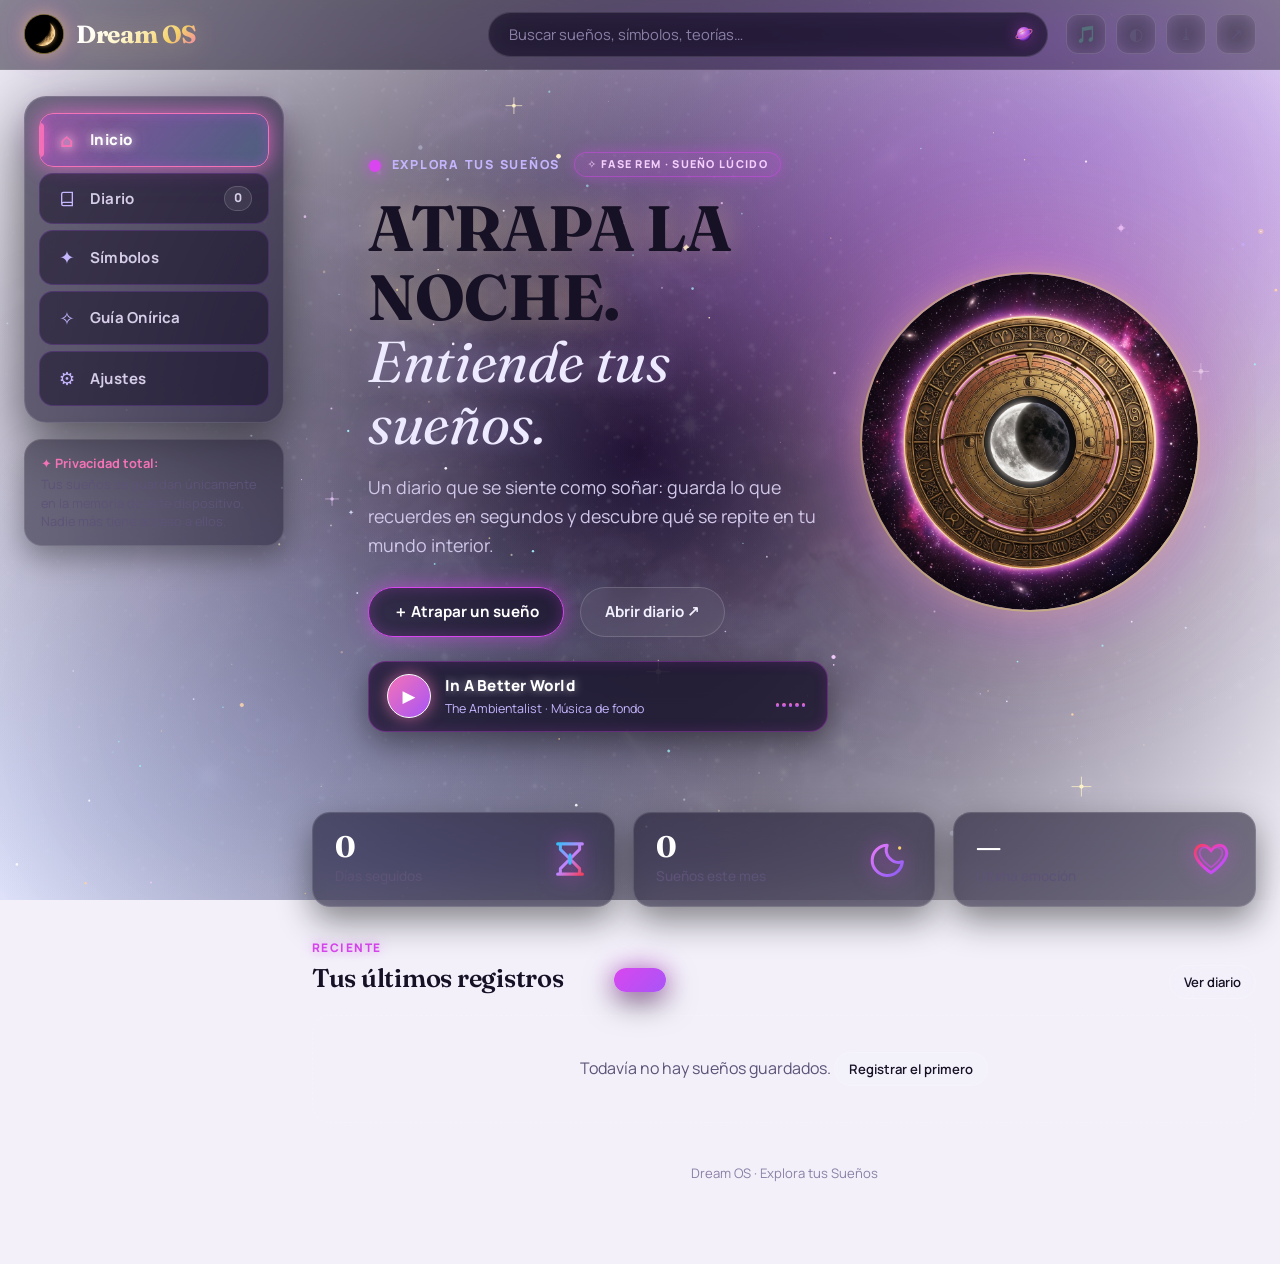
<file: index.html>
<!doctype html>
<html lang="es" data-theme="dark">
<head>
<meta charset="utf-8">
<meta name="viewport" content="width=device-width,initial-scale=1,viewport-fit=cover">
<meta name="theme-color" content="#06040d">
<title>Dream OS · Atrapa la noche. Entiende tus sueños.</title>
<meta name="description" content="Dream OS — Explora tus Sueños. Registra recuerdos, descubre patrones y explora lecturas psicológicas y científicas en tu dispositivo.">

<!-- Open Graph / WhatsApp / Facebook -->
<meta property="og:type" content="website">
<meta property="og:url" content="https://manu-alvarez.github.io/Dream_OS/">
<meta property="og:title" content="Dream OS · Atrapa la noche. Entiende tus sueños.">
<meta property="og:description" content="Dream OS — Explora tus Sueños. Registra recuerdos, descubre patrones y explora lecturas en tu dispositivo, privado y sin nube.">
<meta property="og:image" content="https://manu-alvarez.github.io/Dream_OS/assets/og-cover.jpg">
<meta property="og:image:secure_url" content="https://manu-alvarez.github.io/Dream_OS/assets/og-cover.jpg">
<meta property="og:image:type" content="image/jpeg">
<meta property="og:image:width" content="1200">
<meta property="og:image:height" content="675">
<meta property="og:image:alt" content="Dream OS — Atrapa la noche. Entiende tus sueños.">

<!-- Twitter Card -->
<meta name="twitter:card" content="summary_large_image">
<meta name="twitter:url" content="https://manu-alvarez.github.io/Dream_OS/">
<meta name="twitter:title" content="Dream OS · Atrapa la noche. Entiende tus sueños.">
<meta name="twitter:description" content="Dream OS — Explora tus Sueños. Privado, local-first y offline.">
<meta name="twitter:image" content="https://manu-alvarez.github.io/Dream_OS/assets/og-cover.jpg">

<!-- Favicons & App Icons -->
<link rel="icon" type="image/png" sizes="32x32" href="./assets/icons/favicon-32x32.png">
<link rel="icon" type="image/png" sizes="192x192" href="./assets/icons/icon-192.png">
<link rel="apple-touch-icon" sizes="180x180" href="./assets/icons/apple-touch-icon.png">
<link rel="icon" href="./assets/icons/icon.svg" type="image/svg+xml">
<link rel="manifest" href="./manifest.webmanifest">

<link rel="preconnect" href="https://fonts.googleapis.com">
<link rel="preconnect" href="https://fonts.gstatic.com" crossorigin>
<link href="https://fonts.googleapis.com/css2?family=Fraunces:ital,opsz,wght@0,9..144,400;0,9..144,600;0,9..144,700;1,9..144,400;1,9..144,600&family=Manrope:wght@400;500;600;700;800&display=swap" rel="stylesheet">
<link rel="stylesheet" href="./css/tokens.css">
<link rel="stylesheet" href="./css/app.css">
</head>
<body>
<a class="skip" href="#main">Saltar al contenido</a>

<!-- Atmósfera y estrellas cósmicas globales -->
<div id="stars-wrap" class="stars-wrap" aria-hidden="true">
  <canvas id="stars"></canvas>
</div>
<div class="cosmic-atmosphere" aria-hidden="true"></div>

<div id="offline" class="offline" role="status">Sin conexión: las funciones locales siguen disponibles.</div>

<!-- Cabecera Superior -->
<header class="top">
  <div class="top-in">
    <a class="brand" href="#inicio" aria-label="Dream OS Inicio">
      <span class="brand-orb" aria-hidden="true">
        <img src="./assets/moon-crescent.jpg" alt="Media luna Dream OS" class="brand-moon-img">
      </span>
      <span class="brand-name">Dream OS</span>
    </a>
    <div class="search-pill-wrap">
      <input id="globalSearch" type="search" placeholder="Buscar sueños, símbolos, teorías…" aria-label="Buscar en Dream OS" autocomplete="off">
      <span class="search-orb-icon" aria-hidden="true">
        <svg viewBox="0 0 24 24" width="20" height="20">
          <defs>
            <radialGradient id="orbGrad" cx="35%" cy="35%" r="70%">
              <stop offset="0%" stop-color="#ffffff"/>
              <stop offset="35%" stop-color="#e879f9"/>
              <stop offset="70%" stop-color="#a855f7"/>
              <stop offset="100%" stop-color="#3b0764"/>
            </radialGradient>
          </defs>
          <circle cx="12" cy="12" r="8.5" fill="url(#orbGrad)"/>
          <ellipse cx="12" cy="12" rx="10.5" ry="3.5" fill="none" stroke="#f472b6" stroke-width="1.2" opacity="0.85" transform="rotate(-25 12 12)"/>
        </svg>
      </span>
    </div>
    <div class="top-actions">
      <button class="icon-btn sound-toggle-btn" id="soundToggleTop" aria-label="Música de fondo" title="Música de fondo: The Ambientalist - In A Better World">
        <span class="sound-icon-idle">🎵</span>
        <span class="sound-wave-bars" aria-hidden="true">
          <span></span><span></span><span></span>
        </span>
      </button>
      <button class="icon-btn" id="themeToggle" aria-label="Cambiar tema" title="Cambiar tema">◐</button>
      <button class="icon-btn" id="installBtn" aria-label="Instalar app en tu pantalla de inicio" title="Instalar Dream OS en tu pantalla de inicio">⤓</button>
      <button class="icon-btn" id="shareBtn" aria-label="Compartir Dream OS" title="Compartir">↗</button>
    </div>
  </div>
</header>

<div class="layout">
  <!-- Sidebar Principal de Cristal (Único y Espacioso) -->
  <aside class="side" aria-label="Navegación principal">
    <div class="side-card">
      <nav class="nav" id="nav">
        <button class="nav-item active" data-view="inicio">
          <span class="nav-ic">⌂</span>
          <span>Inicio</span>
        </button>
        <button class="nav-item" data-view="diario">
          <span class="nav-ic">
            <svg viewBox="0 0 24 24" width="16" height="16" fill="none" stroke="currentColor" stroke-width="2">
              <path d="M4 19.5A2.5 2.5 0 0 1 6.5 17H20"/>
              <path d="M6.5 2H20v20H6.5A2.5 2.5 0 0 1 4 19.5v-15A2.5 2.5 0 0 1 6.5 2z"/>
            </svg>
          </span>
          <span>Diario</span>
          <span class="count" id="navDreamCount">0</span>
        </button>
        <button class="nav-item" data-view="conocimiento">
          <span class="nav-ic">✦</span>
          <span>Símbolos</span>
        </button>
        <button class="nav-item" data-view="metodo">
          <span class="nav-ic">✧</span>
          <span>Guía Onírica</span>
        </button>
        <button class="nav-item" data-view="ajustes">
          <span class="nav-ic">⚙</span>
          <span>Ajustes</span>
        </button>
      </nav>
    </div>

    <!-- Tarjeta de Privacidad Local -->
    <div class="side-privacy-card">
      <b style="color:#f472b6">✦ Privacidad total:</b> Tus sueños se guardan únicamente en la memoria de este dispositivo. Nadie más tiene acceso a ellos.
    </div>
  </aside>

  <!-- Contenido de las Vistas -->
  <main id="main">
    <!-- Vista Inicio -->
    <section class="view active" id="view-inicio" aria-label="Inicio">
      <div class="hero">
        <div class="hero-in">
          <div class="eyebrow">
            <span class="dot-magenta">●</span> EXPLORA TUS SUEÑOS
            <span class="badge-oneiric">✧ FASE REM · SUEÑO LÚCIDO</span>
          </div>
          <h1 class="hero-title">
            <span class="title-upper">ATRAPA LA NOCHE.</span>
            <span class="title-lower">Entiende tus sueños.</span>
          </h1>
          <p class="hero-desc">Un diario que se siente como soñar: guarda lo que recuerdes en segundos y descubre qué se repite en tu mundo interior.</p>
          <div class="hero-actions">
            <button class="btn btn-hero-primary" data-new>＋ Atrapar un sueño</button>
            <button class="btn btn-hero-ghost" data-goto="diario">Abrir diario ↗</button>
          </div>

          <!-- Reproductor de Música Onírica en el Inicio -->
          <div class="music-banner-hero" id="musicBannerHero">
            <button class="music-play-btn" id="musicHeroToggle" aria-label="Reproducir música" title="Reproducir música">
              <span class="music-btn-icon" id="musicHeroIcon">▶</span>
            </button>
            <div class="music-info">
              <div class="music-track-title">In A Better World</div>
              <div class="music-artist-name">The Ambientalist · Música de fondo</div>
            </div>
            <div class="music-wave-bars" id="musicWaveBars" aria-hidden="true">
              <span></span><span></span><span></span><span></span><span></span>
            </div>
          </div>
        </div>

        <!-- Reliquia Celestial: Astrolabio Zodiacal con Aura Cósmica y Rotación Continua -->
        <div class="hero-relic-slot" id="heroRelic" aria-hidden="true">
          <div class="astrolabe-halo"></div>
          <div class="astrolabe-disc" id="astrolabeDisc">
            <img src="./assets/astrolabe.jpg" alt="Reliquia celestial astrolabio" width="340" height="340" loading="eager">
          </div>
        </div>
      </div>

      <!-- Fila de Métricas (3 Tarjetas con Iconos Neón) -->
      <div class="stats-row">
        <!-- Métrica 1: Días seguidos -->
        <div class="stat-card">
          <div class="stat-meta">
            <b id="statStreak">0</b>
            <span>Días seguidos</span>
          </div>
          <div class="stat-icon-wrap" aria-hidden="true">
            <svg class="neon-icon" viewBox="0 0 32 32">
              <defs>
                <linearGradient id="hgGrad" x1="0%" y1="0%" x2="100%" y2="100%">
                  <stop offset="0%" stop-color="#38bdf8"/>
                  <stop offset="50%" stop-color="#c084fc"/>
                  <stop offset="100%" stop-color="#f43f5e"/>
                </linearGradient>
              </defs>
              <path d="M7 5h18M7 27h18M9 5v4l7 7-7 7v4M23 5v4l-7 7 7 7v4" fill="none" stroke="url(#hgGrad)" stroke-width="2.2" stroke-linecap="round" stroke-linejoin="round"/>
              <line x1="16" y1="13" x2="16" y2="19" stroke="#38bdf8" stroke-width="2.2" stroke-linecap="round"/>
            </svg>
          </div>
        </div>

        <!-- Métrica 2: Sueños este mes -->
        <div class="stat-card">
          <div class="stat-meta">
            <b id="statMonth">0</b>
            <span>Sueños este mes</span>
          </div>
          <div class="stat-icon-wrap" aria-hidden="true">
            <svg class="neon-icon" viewBox="0 0 32 32">
              <defs>
                <linearGradient id="moonGrad" x1="0%" y1="0%" x2="100%" y2="100%">
                  <stop offset="0%" stop-color="#e879f9"/>
                  <stop offset="100%" stop-color="#8b5cf6"/>
                </linearGradient>
              </defs>
              <path d="M25 18A11 11 0 1 1 14 6a9 9 0 0 0 11 12z" fill="none" stroke="url(#moonGrad)" stroke-width="2.2" stroke-linecap="round" stroke-linejoin="round"/>
              <circle cx="23" cy="8" r="1.2" fill="#f4d068"/>
            </svg>
          </div>
        </div>

        <!-- Métrica 3: Última emoción -->
        <div class="stat-card">
          <div class="stat-meta">
            <b id="statEmotion">0</b>
            <span>Última emoción</span>
          </div>
          <div class="stat-icon-wrap" aria-hidden="true">
            <svg class="neon-icon" viewBox="0 0 32 32">
              <defs>
                <linearGradient id="heartGrad" x1="0%" y1="0%" x2="100%" y2="100%">
                  <stop offset="0%" stop-color="#f43f5e"/>
                  <stop offset="60%" stop-color="#d946ef"/>
                  <stop offset="100%" stop-color="#a855f7"/>
                </linearGradient>
              </defs>
              <path d="M16 26s-9-6-11-12c-1.5-4 1-8 5-8 3 0 5 2.5 6 4 1-1.5 3-4 6-4 4 0 6.5 4 5 8-2 6-11 12-11 12z" fill="none" stroke="url(#heartGrad)" stroke-width="2.2" stroke-linecap="round" stroke-linejoin="round"/>
              <path d="M16 22s-6.5-4.5-8-9c-1-2.5.5-5.5 3.5-5.5 2 0 3.5 1.5 4.5 3 .8-1.5 2.5-3 4.5-3 3 0 4.5 3 3.5 5.5-1.5 4.5-8 9-8 9z" fill="none" stroke="#d946ef" stroke-width="1.3" opacity="0.6"/>
            </svg>
          </div>
        </div>
      </div>

      <!-- Últimos Registros -->
      <div class="section-head">
        <div>
          <div class="kicker">Reciente</div>
          <h2>Tus últimos registros</h2>
        </div>
        <button class="btn btn-hero-ghost small" data-goto="diario">Ver diario</button>
      </div>
      <div id="recentDreams" class="dreams">
        <div class="empty">Todavía no hay sueños guardados. <button class="small" data-new>Registrar el primero</button></div>
      </div>

      <div class="footer">Dream OS · Explora tus Sueños</div>
    </section>

    <!-- Vista Diario -->
    <section class="view" id="view-diario" aria-label="Diario">
      <div class="section-head">
        <div>
          <div class="kicker">Espacio personal</div>
          <h2>Diario de sueños</h2>
          <p class="muted">Registra primero el recuerdo; reflexiona después.</p>
        </div>
        <button class="btn btn-hero-primary" data-new>＋ Nuevo sueño</button>
      </div>
      <div class="toolbar">
        <input id="dreamSearch" type="search" placeholder="Buscar en tus sueños…" aria-label="Buscar en diario">
        <select id="emotionFilter" aria-label="Filtrar emoción">
          <option value="">Todas las emociones</option>
          <option>Miedo</option>
          <option>Alegría</option>
          <option>Tristeza</option>
          <option>Confusión</option>
          <option>Calma</option>
          <option>Sorpresa</option>
          <option>Otra</option>
        </select>
        <select id="dreamSort" aria-label="Ordenar">
          <option value="newest">Más recientes</option>
          <option value="oldest">Más antiguos</option>
          <option value="title">Título A–Z</option>
        </select>
      </div>
      <div id="dreamList" class="dreams"></div>
    </section>

    <!-- Vista Conocimiento / Símbolos -->
    <section class="view" id="view-conocimiento" aria-label="Símbolos">
      <div class="section-head">
        <div>
          <div class="kicker">Diccionario de sueños</div>
          <h2>Explora los Símbolos</h2>
          <p class="muted" id="kbMeta">Busca cualquier elemento de tu sueño para descubrir su significado e interpretaciones.</p>
        </div>
      </div>
      <div class="toolbar">
        <input id="symbolSearch" type="search" placeholder="Buscar animal, lugar, planta, clima, color, persona (ej. águila, playa, árbol, tormenta, rojo)…" aria-label="Buscar símbolo">
        <select id="categoryFilter" aria-label="Filtrar categoría">
          <option value="">Todas las categorías</option>
          <option value="animal">🐾 Animales y fauna</option>
          <option value="lugar">📍 Lugares y paisajes</option>
          <option value="clima">⛅ Tiempo, clima y cielo</option>
          <option value="naturaleza">🌿 Plantas, árboles y flores</option>
          <option value="mineral">💎 Piedras, minerales y tesoros</option>
          <option value="persona">👤 Personas y vínculos</option>
          <option value="color">🎨 Colores y tonos</option>
          <option value="sensación">💫 Sensaciones y acciones</option>
          <option value="símbolo">✦ Símbolos cotidianos</option>
          <option value="psicología">🧠 Arquetipos y psicología</option>
          <option value="historia">📜 Sabiduría tradicional</option>
        </select>
      </div>
      <div id="knowledgeGrid" class="dreams"></div>
    </section>

    <!-- Vista Guía Onírica -->
    <section class="view" id="view-metodo" aria-label="Guía Onírica">
      <div class="section-head">
        <div>
          <div class="kicker">Claves y consejos</div>
          <h2>Guía Onírica</h2>
          <p class="muted">Técnicas sencillas para recordar tus sueños, experimentar lucidez y entender su significado.</p>
        </div>
      </div>
      
      <div class="panel" style="margin-bottom: 18px;">
        <h3 style="font-family: var(--font-display); font-size: 1.28rem; color: #f4d068; margin-bottom: 10px;">1. Cómo recordar más sueños al despertar</h3>
        <p class="muted" style="line-height: 1.6;">El 90% de los sueños se desvanece en los primeros 10 minutos de vigilia. Para atraparlos fácilmente:</p>
        <ul style="padding-left:20px;margin-top:10px;line-height:1.7" class="muted">
          <li><b>Quédate inmóvil:</b> Al abrir los ojos, no te muevas ni mires el reloj. Rebobina la última escena mental antes de levantarte.</li>
          <li><b>Apunta al instante:</b> Abre Dream OS y guarda aunque sea una palabra, persona o emoción. El resto de la historia suele brotar solo.</li>
          <li><b>Aprovecha la mañana:</b> Los sueños más vívidos y fáciles de recordar ocurren en las últimas dos horas de sueño nocturno.</li>
        </ul>
      </div>

      <div class="panel" style="margin-bottom: 18px;">
        <h3 style="font-family: var(--font-display); font-size: 1.28rem; color: #f472b6; margin-bottom: 10px;">2. El arte de los Sueños Lúcidos</h3>
        <p class="muted" style="line-height: 1.6;">Un sueño lúcido ocurre cuando te das cuenta conscientemente de que estás soñando mientras continúas dentro de la experiencia.</p>
        <ul style="padding-left:20px;margin-top:10px;line-height:1.7" class="muted">
          <li><b>Chequeos de realidad:</b> Durante el día, pregúntate con frecuencia: <i>«¿Estoy soñando ahora?»</i> y mira las palmas de tus manos o lee dos veces un texto. En un sueño, los textos cambian al mirarlos por segunda vez.</li>
          <li><b>Intención antes de dormir (MILD):</b> Justo antes de conciliar el sueño, repite mentalmente: <i>«Esta noche me daré cuenta de que estoy soñando»</i> mientras visualizas un sueño reciente.</li>
          <li><b>Mantén la calma:</b> Al tomar conciencia dentro del sueño, no te emociones en exceso. Frota tus manos en el sueño para anclar la estabilidad antes de explorar.</li>
        </ul>
      </div>

      <div class="panel">
        <h3 style="font-family: var(--font-display); font-size: 1.28rem; color: #38bdf8; margin-bottom: 10px;">3. Cómo interpretar tus sueños</h3>
        <p class="muted" style="line-height: 1.6;">Tu subconsciente se comunica a través de metáforas visuales, emociones intensas y asociaciones personales:</p>
        <ul style="padding-left:20px;margin-top:10px;line-height:1.7" class="muted">
          <li><b>La emoción es tu mejor guía:</b> La sensación que experimentaste (alivio, miedo, paz, asombro) casi siempre refleja cómo vives un desafío o cambio en tu vida presente.</li>
          <li><b>Consulta el diccionario de símbolos:</b> Usa nuestra sección de Símbolos para descubrir cómo la psicología y la sabiduría tradicional han interpretado elementos como el agua, el vuelo o los laberintos.</li>
          <li><b>Tu intuición manda:</b> La interpretación más certera es siempre aquella que resuena profundamente con tu momento vital.</li>
        </ul>
      </div>
    </section>

    <!-- Vista Ajustes -->
    <section class="view" id="view-ajustes" aria-label="Ajustes">
      <div class="section-head">
        <div>
          <div class="kicker">Preferencias</div>
          <h2>Ajustes y privacidad</h2>
        </div>
      </div>
      <div class="panel">
        <h3 style="font-family: var(--font-display); font-size: 1.2rem; color: #ffffff; margin-bottom: 6px;">Copia de seguridad de tus sueños</h3>
        <p class="muted" id="storageSummary">Tus sueños se guardan de forma segura y privada en este dispositivo.</p>
        <div class="formactions" style="margin-top: 14px;">
          <button class="btn btn-hero-primary" id="exportBtn">Exportar copia de seguridad</button>
          <label class="btn btn-hero-ghost" for="importFile" style="cursor:pointer">Restaurar copia</label>
          <input id="importFile" type="file" accept=".json,application/json" hidden>
          <button class="small" id="wipeBtn" style="border-color:rgba(239,68,68,0.4);color:#fca5a5">Borrar todos mis sueños</button>
        </div>
      </div>
      <div class="panel" style="margin-top:16px">
        <h3 style="font-family: var(--font-display); font-size: 1.2rem; color: #ffffff; margin-bottom: 6px;">Tema y visualización</h3>
        <p class="muted" style="margin-bottom: 12px;">Selecciona el aspecto visual que mejor acompañe tu lectura nocturna o diurna.</p>
        <div class="formactions">
          <button class="small" data-theme="system">Automático</button>
          <button class="small" data-theme="dark">Espacio Cósmico (Oscuro)</button>
          <button class="small" data-theme="light">Luz Suave (Claro)</button>
        </div>
      </div>
      <div class="panel" style="margin-top:16px">
        <h3 style="font-family: var(--font-display); font-size: 1.2rem; color: #ffffff; margin-bottom: 6px;">Música de fondo</h3>
        <p class="muted" style="margin-bottom: 12px;"><b>The Ambientalist — In A Better World (Extended Mix)</b>. Música ambiental envolvente para acompañar tu lectura, reflexión y descanso.</p>
        <div class="formactions">
          <button class="btn btn-hero-ghost" id="soundToggle" aria-pressed="false">▶ Reproducir música</button>
        </div>
      </div>
      <div class="panel" style="margin-top:16px">
        <h3 style="font-family: var(--font-display); font-size: 1.2rem; color: #ffffff; margin-bottom: 6px;">Tu privacidad es lo primero</h3>
        <ul style="padding-left:20px;margin-top:8px;line-height:1.7" class="muted">
          <li><b>100% privado:</b> Todo lo que escribes permanece exclusivamente en tu dispositivo.</li>
          <li><b>Sin conexión necesaria:</b> Dream OS funciona perfectamente en modo avión o sin cobertura.</li>
          <li><b>Sin registros obligatorios:</b> No necesitas crear cuentas ni compartir datos personales para usarla.</li>
        </ul>
      </div>
    </section>
  </main>
</div>

<!-- Tabbar Móvil -->
<nav class="tabbar" aria-label="Navegación principal">
  <button class="active" data-view="inicio"><span aria-hidden="true">⌂</span><small>Inicio</small></button>
  <button data-view="diario"><span aria-hidden="true">📖</span><small>Diario</small></button>
  <button data-new aria-label="Registrar un sueño"><span aria-hidden="true" class="cta-dot">＋</span><small>Sueño</small></button>
  <button data-view="conocimiento"><span aria-hidden="true">✦</span><small>Símbolos</small></button>
  <button data-view="ajustes"><span aria-hidden="true">⚙</span><small>Ajustes</small></button>
</nav>

<!-- Notificación Toast -->
<div class="toast" id="toast" role="status"></div>

<!-- Modal para Registro de Sueño -->
<div class="modalback" id="modal" role="dialog" aria-modal="true" aria-labelledby="modalTitle">
  <div class="modal">
    <div class="modalhead">
      <h2 id="modalTitle">Registrar un sueño</h2>
      <button class="icon-btn" id="closeModal" aria-label="Cerrar">✕</button>
    </div>
    <p class="muted" style="margin-bottom:14px">Anota lo que recuerdes, aunque sea una sola escena, emoción o detalle. <button class="small" id="voiceBtn" hidden>🎙 Dictar</button> <span class="muted" id="voiceNote"></span></p>
    <form id="dreamForm">
      <input type="hidden" id="dreamId">
      <div class="formgrid">
        <div class="field">
          <label for="dreamTitle">Título del sueño *</label>
          <input id="dreamTitle" required maxlength="120" placeholder="Ej: El vuelo sobre el mar…">
        </div>
        <div class="field">
          <label for="dreamDate">Fecha</label>
          <input id="dreamDate" type="date">
        </div>
        <div class="field">
          <label for="dreamQuality">Claridad / Vivacidad (1-10)</label>
          <input id="dreamQuality" type="number" min="1" max="10" placeholder="7">
        </div>
        <div class="field">
          <label for="dreamStress">Cansancio o estrés previo (1-10)</label>
          <input id="dreamStress" type="number" min="1" max="10" placeholder="4">
        </div>
        <div class="field">
          <label for="dreamEmotion">Emoción principal</label>
          <select id="dreamEmotion">
            <option value="">Sin indicar</option>
            <option>Asombro</option>
            <option>Alegría</option>
            <option>Calma</option>
            <option>Miedo</option>
            <option>Tristeza</option>
            <option>Confusión</option>
            <option>Sorpresa</option>
            <option>Otra</option>
          </select>
        </div>
        <div class="field">
          <label for="dreamTags">Palabras clave (separadas por comas)</label>
          <input id="dreamTags" placeholder="agua, volar, mar, noche">
        </div>
        <div class="field full">
          <label for="dreamStory">Relato del sueño</label>
          <textarea id="dreamStory" placeholder="Describe lo que recuerdes: escenarios, personas, objetos o lo que sentiste…"></textarea>
        </div>
        <div class="field full">
          <label for="dreamReflection">Reflexiones o notas personales (opcional)</label>
          <textarea id="dreamReflection" style="min-height:70px" placeholder="¿Qué te sugiere este sueño? ¿Con qué aspecto de tu momento actual conecta?"></textarea>
        </div>
      </div>
      <div class="formactions" style="margin-top:20px">
        <button class="btn btn-hero-primary" type="submit">＋ Guardar sueño</button>
        <button class="btn btn-hero-ghost" type="button" id="cancelModal">Cancelar</button>
      </div>
    </form>
  </div>
</div>

<!-- Modal Guía de Instalación PWA (Compatible con iOS y Android) -->
<div class="modalback" id="installModal" role="dialog" aria-modal="true" aria-labelledby="installModalTitle">
  <div class="modal" style="max-width: 460px; text-align: center;">
    <div class="modalhead" style="justify-content: center; position: relative; margin-bottom: 8px;">
      <h2 id="installModalTitle" style="font-family: var(--font-display); font-size: 1.45rem;">Instalar Dream OS</h2>
      <button class="icon-btn" id="closeInstallModal" aria-label="Cerrar" style="position: absolute; right: 0; top: 0;">✕</button>
    </div>
    <div style="margin: 14px auto 16px; width: 72px; height: 72px; border-radius: 50%; overflow: hidden; box-shadow: 0 0 25px rgba(244, 208, 104, 0.5), 0 0 45px rgba(217, 70, 239, 0.4); border: 1.5px solid rgba(255, 255, 255, 0.25);">
      <img src="./assets/moon-crescent.jpg" alt="Dream OS Icono" style="width: 100%; height: 100%; object-fit: cover;">
    </div>
    <p style="font-size: 0.95rem; color: #e9e4f5; line-height: 1.5; margin-bottom: 18px;">
      Añade <b>Dream OS</b> a tu pantalla de inicio para usarla como una aplicación nativa a pantalla completa y 100% offline.
    </p>
    <div id="installStepsContainer" style="text-align: left; background: rgba(255,255,255,0.05); border: 1px solid rgba(255,255,255,0.12); border-radius: 16px; padding: 16px 18px; margin-bottom: 22px;">
      <div id="installStepApple" style="display: flex; flex-direction: column; gap: 10px; font-size: 0.88rem; color: #d6cee8;">
        <div><b>1.</b> En Safari, pulsa el botón <b>Compartir</b> (el icono con la flecha hacia arriba <span style="font-size:1.1rem;color:#f5d0fe">⎋</span> o <span style="font-size:1.1rem;color:#f5d0fe">[↑]</span> en la barra inferior).</div>
        <div><b>2.</b> Desliza hacia abajo y selecciona <b>«Añadir a la pantalla de inicio»</b> (<span style="color:#f472b6;font-weight:bold">＋</span>).</div>
        <div><b>3.</b> Pulsa <b>Añadir</b> en la esquina superior derecha. ¡Listo!</div>
      </div>
      <div id="installStepOther" style="font-size: 0.88rem; color: #d6cee8; display: none;">
        <div>Pulsa el botón de menú del navegador (<b>⋮</b> o compartir) y selecciona <b>«Instalar aplicación»</b> o <b>«Añadir a pantalla principal»</b>.</div>
      </div>
    </div>
    <button class="btn btn-hero-primary" id="confirmInstallBtn" style="width: 100%;">¡Entendido!</button>
  </div>
</div>

<script src="./js/db.js"></script>
<script src="./js/knowledge.js"></script>
<script src="./js/interpret.js"></script>
<script src="./js/stars.js"></script>
<script src="./js/fx.js"></script>
<script src="./js/app.js"></script>
</body>
</html>
</file>
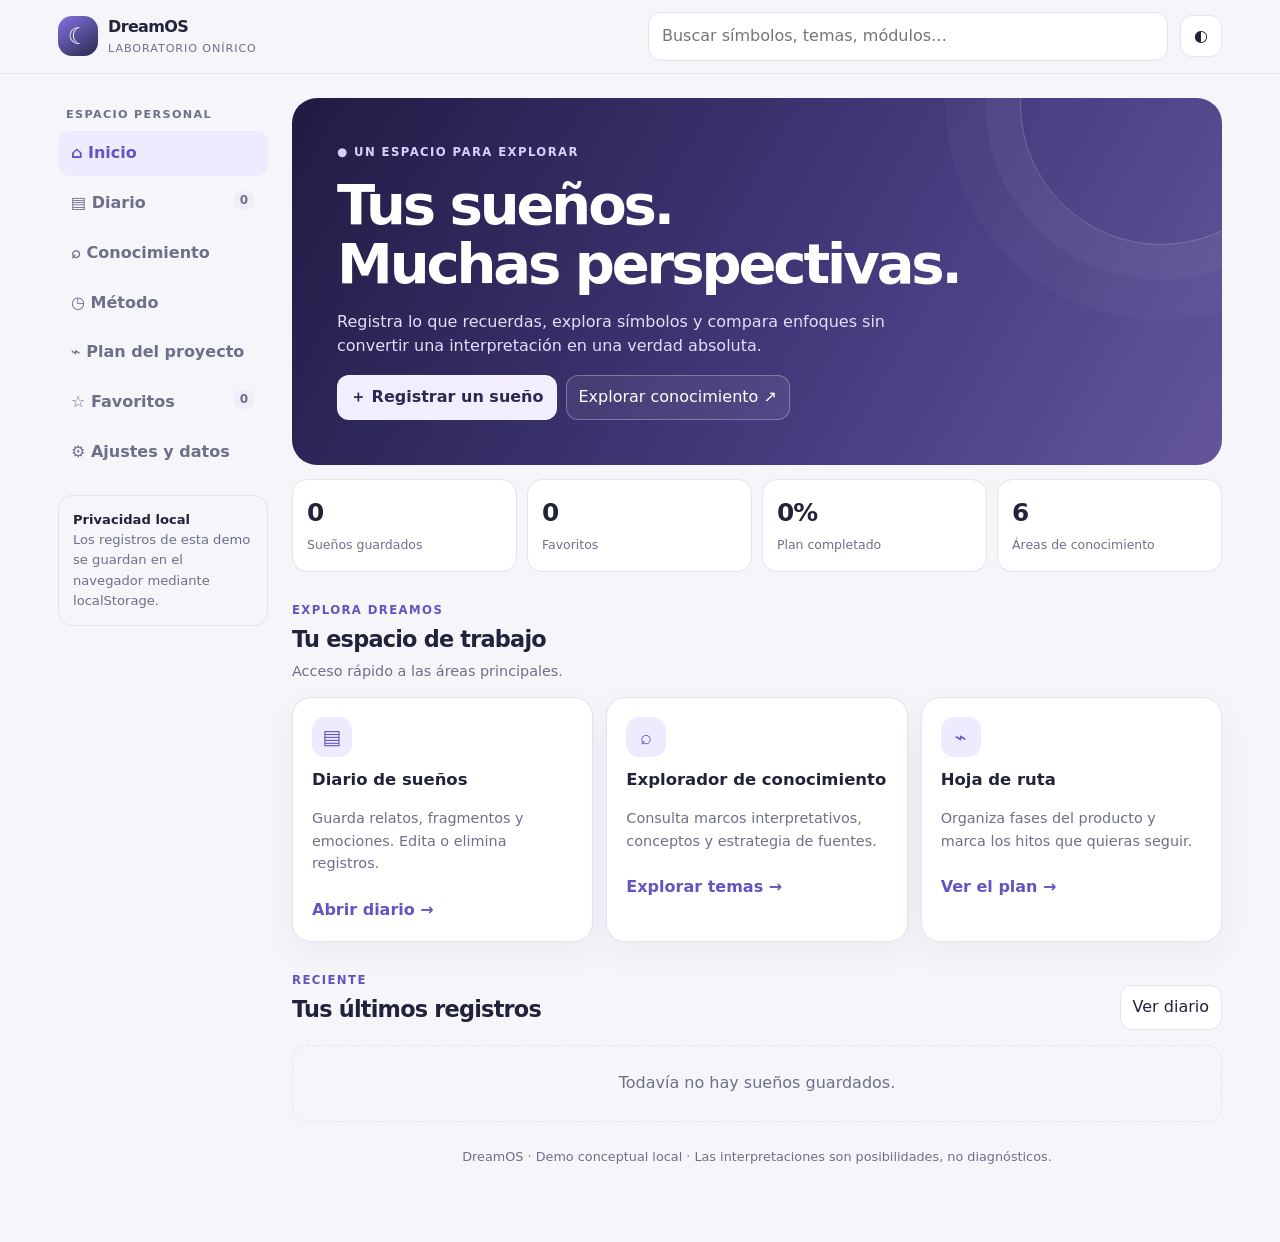
<file: JartOS_de_Dormir.html>
<!doctype html>
<html lang="es">
<head>
<meta charset="utf-8">
<meta name="viewport" content="width=device-width,initial-scale=1,viewport-fit=cover">
<meta name="theme-color" content="#15162b">
<meta name="description" content="DreamOS: laboratorio personal de exploración onírica">
<title>DreamOS · Laboratorio onírico</title>
<link rel="manifest" href="data:application/manifest+json,%7B%22name%22%3A%22DreamOS%20Laboratorio%20On%C3%ADrico%22%2C%22short_name%22%3A%22DreamOS%22%2C%22start_url%22%3A%22.%22%2C%22display%22%3A%22standalone%22%2C%22background_color%22%3A%22%2315162b%22%2C%22theme_color%22%3A%22%2315162b%22%7D">
<style>
:root{color-scheme:light;--bg:#f5f5fa;--panel:#fff;--panel2:#efedf8;--text:#22233a;--muted:#6d7087;--line:#e3e2ed;--accent:#6554c0;--soft:#eeebff;--shadow:0 12px 32px #28204b0c;--radius:19px}
:root[data-theme=dark]{color-scheme:dark;--bg:#101321;--panel:#191d30;--panel2:#252940;--text:#f2f0ff;--muted:#b0b3c9;--line:#343950;--accent:#b7a9ff;--soft:#302b4e;--shadow:0 12px 32px #0003}
@media(prefers-color-scheme:dark){:root:not([data-theme=light]){color-scheme:dark}}
*{box-sizing:border-box}body{margin:0;background:var(--bg);color:var(--text);font:16px/1.55 system-ui,-apple-system,"Segoe UI",sans-serif}button,input,textarea,select{font:inherit}button{cursor:pointer}button:focus-visible,input:focus-visible,textarea:focus-visible,select:focus-visible,a:focus-visible{outline:3px solid #8e80ed;outline-offset:2px}a{color:inherit}.skip{position:absolute;left:-9999px}.skip:focus{left:10px;top:10px;z-index:99;background:var(--panel);padding:10px}
header{position:sticky;top:0;z-index:10;background:color-mix(in srgb,var(--bg) 90%,transparent);backdrop-filter:blur(16px);border-bottom:1px solid var(--line)}.top{max-width:1200px;margin:auto;padding:12px 18px;display:flex;align-items:center;gap:12px}.brand{display:flex;gap:10px;align-items:center;text-decoration:none;min-width:max-content}.logo{width:40px;height:40px;display:grid;place-items:center;border-radius:14px;color:#fff;background:linear-gradient(145deg,#8473e4,#29294c);font-size:23px}.brand b{letter-spacing:-.04em}.brand small{display:block;font-size:.7rem;color:var(--muted);letter-spacing:.08em}.search{position:relative;flex:1;max-width:520px;margin-left:auto}.search input{width:100%;padding:11px 13px;border:1px solid var(--line);border-radius:13px;background:var(--panel);color:var(--text)}.btn,.icon,.nav button,.chip{border:1px solid var(--line);border-radius:12px;background:var(--panel);color:var(--text);padding:9px 12px}.icon{width:42px;height:42px;padding:0}.primary{background:var(--accent);color:white;border-color:var(--accent);font-weight:750}.offline{display:none;text-align:center;padding:7px;background:#fff0d8;color:#704512;font-size:.83rem;font-weight:750}.offline.show{display:block}
.layout{max-width:1200px;margin:auto;padding:24px 18px 50px;display:grid;grid-template-columns:210px minmax(0,1fr);gap:24px}.side{position:sticky;top:82px;align-self:start}.label{font-size:.7rem;text-transform:uppercase;letter-spacing:.12em;color:var(--muted);font-weight:800;padding:8px}.nav{display:grid;gap:5px}.nav button{border-color:transparent;background:transparent;text-align:left;color:var(--muted);font-weight:650}.nav button.active{background:var(--soft);color:var(--accent)}.count{float:right;background:var(--panel2);padding:0 7px;border-radius:99px;font-size:.75rem}.note{margin-top:20px;padding:14px;border:1px solid var(--line);border-radius:14px;color:var(--muted);font-size:.82rem}.note b{display:block;color:var(--text)}main{min-width:0}.view{display:none}.view.active{display:block}.hero{background:linear-gradient(120deg,#211b43,#433a7c 58%,#64559b);color:white;padding:clamp(25px,5vw,45px);border-radius:25px;position:relative;overflow:hidden}.hero:after{content:"";position:absolute;width:280px;height:280px;right:-80px;top:-135px;border:1px solid #ffffff35;border-radius:50%;box-shadow:0 0 0 35px #ffffff09,0 0 0 75px #ffffff06}.eyebrow,.kicker{font-size:.73rem;text-transform:uppercase;letter-spacing:.12em;font-weight:800}.eyebrow{color:#d9d0ff}.hero h1{font-size:clamp(2.1rem,5vw,3.5rem);letter-spacing:-.055em;line-height:1.05;margin:15px 0}.hero p{max-width:580px;color:#e3defb}.actions{display:flex;gap:9px;flex-wrap:wrap;position:relative;z-index:1}.hero .btn{background:#ffffff12;color:white;border-color:#ffffff4a}.hero .primary{background:#f2edff;color:#302650}.section-head{display:flex;justify-content:space-between;align-items:end;gap:14px;margin:29px 0 15px}.section-head h2{margin:3px 0;font-size:1.4rem;letter-spacing:-.035em}.section-head p,.muted{color:var(--muted);font-size:.9rem;margin:0}.kicker{color:var(--accent)}.grid{display:grid;grid-template-columns:repeat(3,minmax(0,1fr));gap:13px}.card,.panel,.entry,.dream{background:var(--panel);border:1px solid var(--line);border-radius:var(--radius);padding:19px;box-shadow:var(--shadow);min-width:0}.card h3,.entry h3,.dream h3{margin:10px 0 6px;font-size:1.03rem}.card p,.entry p,.dream p{color:var(--muted);font-size:.9rem}.symbol{display:inline-grid;place-items:center;width:40px;height:40px;border-radius:13px;background:var(--soft);color:var(--accent);font-size:1.25rem}.tag{display:inline-flex;border-radius:99px;padding:4px 9px;background:var(--panel2);color:var(--muted);font-size:.72rem;font-weight:750;margin:2px}.link{color:var(--accent);font-weight:750;text-decoration:none;display:inline-block;margin-top:9px}.stats{display:grid;grid-template-columns:repeat(4,1fr);gap:10px;margin-top:14px}.stat{background:var(--panel);border:1px solid var(--line);border-radius:15px;padding:14px}.stat b{font-size:1.55rem;letter-spacing:-.04em;display:block}.stat span{font-size:.78rem;color:var(--muted)}.toolbar{display:flex;gap:9px;align-items:center;flex-wrap:wrap;margin:15px 0}.toolbar input[type=search],.toolbar select,.field input,.field textarea,.field select{border:1px solid var(--line);background:var(--panel);color:var(--text);border-radius:11px;padding:10px 12px;max-width:100%}.toolbar input[type=search]{flex:1;min-width:180px}.entries{display:grid;grid-template-columns:repeat(2,minmax(0,1fr));gap:12px}.entry{padding:17px}.entry h3{margin:9px 0 6px}.entry p{margin-bottom:0}.entry details{font-size:.88rem;color:var(--muted);margin-top:10px}.entry summary{cursor:pointer;color:var(--accent);font-weight:750}.small{padding:7px 10px;font-size:.8rem;border:1px solid var(--line);border-radius:10px;background:var(--panel);color:var(--text)}.small.on{background:var(--soft);color:var(--accent)}.empty{grid-column:1/-1;border:1px dashed var(--line);border-radius:15px;padding:25px;text-align:center;color:var(--muted)}.panel{margin-top:15px}.panel h2{font-size:1.25rem;margin:0 0 8px}.notice,.callout{background:var(--soft);border-radius:12px;padding:12px 14px;font-size:.87rem;margin:13px 0}.formgrid{display:grid;grid-template-columns:1fr 1fr;gap:13px}.field{display:grid;gap:6px}.field.full{grid-column:1/-1}.field label{font-weight:750;font-size:.84rem}.field input,.field textarea,.field select{width:100%}.field textarea{min-height:140px;resize:vertical}.field .short{min-height:80px}.formactions{display:flex;gap:9px;flex-wrap:wrap;margin-top:15px}.dreams{display:grid;gap:12px}.dream{padding:16px}.dreamhead{display:flex;justify-content:space-between;gap:10px}.dream p{white-space:pre-wrap;overflow-wrap:anywhere}.meta{font-size:.78rem;color:var(--muted)}.checklist{display:grid;gap:9px}.checkrow{display:flex;gap:11px;padding:12px;border:1px solid var(--line);border-radius:12px}.checkrow input{margin-top:5px;accent-color:var(--accent);width:17px;height:17px}.checkrow small{display:block;color:var(--muted);margin-top:3px}.checkrow.done span{text-decoration:line-through;color:var(--muted)}.progress{height:7px;background:var(--panel2);border-radius:99px;overflow:hidden;margin:14px 0}.progress div{height:100%;background:linear-gradient(90deg,var(--accent),#b4a4ff);width:0}.two{display:grid;grid-template-columns:1fr 1fr;gap:13px}.footer{text-align:center;color:var(--muted);font-size:.8rem;padding:25px 0}.toast{position:fixed;bottom:18px;left:50%;transform:translate(-50%,15px);opacity:0;pointer-events:none;background:var(--text);color:var(--bg);padding:11px 16px;border-radius:12px;z-index:50;transition:.2s;max-width:calc(100% - 24px)}.toast.show{opacity:1;transform:translate(-50%,0)}.modalback{display:none;position:fixed;inset:0;z-index:30;background:#080917aa;place-items:center;padding:15px}.modalback.open{display:grid}.modal{width:min(620px,100%);max-height:90vh;overflow:auto;background:var(--panel);border:1px solid var(--line);border-radius:20px;padding:22px}.modalhead{display:flex;justify-content:space-between;align-items:center}.modalhead h2{margin:0}
@media(max-width:900px){.layout{grid-template-columns:1fr;gap:15px}.side{position:static}.label,.note{display:none}.nav{display:flex;overflow:auto;padding-bottom:5px}.nav button{white-space:nowrap;flex-shrink:0}.grid{grid-template-columns:repeat(2,minmax(0,1fr))}}
@media(max-width:600px){.top{padding:10px 12px;gap:8px;flex-wrap:wrap}.brand{flex:1}.brand small{display:none}.search{order:3;flex-basis:100%;max-width:none}.layout{padding:14px 12px 38px}.hero{border-radius:20px;padding:24px 20px}.stats{grid-template-columns:repeat(2,1fr)}.grid,.entries,.two{grid-template-columns:1fr}.formgrid{grid-template-columns:1fr}.field.full{grid-column:auto}.section-head{align-items:start;flex-direction:column}.section-head>.btn{width:100%}.card,.panel{padding:16px}}
@media(prefers-reduced-motion:reduce){*{scroll-behavior:auto!important;animation:none!important;transition:none!important}}
</style>
</head>
<body>
<a class="skip" href="#main">Saltar al contenido</a>
<div id="offline" class="offline" role="status" aria-live="polite">Sin conexión: las funciones locales siguen disponibles.</div>
<header><div class="top">
 <a class="brand" href="#inicio"><span class="logo" aria-hidden="true">☾</span><span><b>DreamOS</b><small>LABORATORIO ONÍRICO</small></span></a>
 <label class="search"><input id="globalSearch" type="search" placeholder="Buscar símbolos, temas, módulos…" aria-label="Buscar en DreamOS"></label>
 <button class="icon" id="themeToggle" aria-label="Cambiar tema" title="Cambiar tema">◐</button>
 <button class="icon" id="installBtn" hidden aria-label="Instalar app" title="Instalar app">⇩</button>
</div></header>
<div class="layout">
<aside class="side" aria-label="Navegación"><div class="label">Espacio personal</div><nav class="nav">
<button class="active" data-view="inicio">⌂ Inicio</button><button data-view="diario">▤ Diario <span class="count" id="navDreamCount">0</span></button><button data-view="conocimiento">⌕ Conocimiento</button><button data-view="metodo">◷ Método</button><button data-view="proyecto">⌁ Plan del proyecto</button><button data-view="favoritos">☆ Favoritos <span class="count" id="navFavCount">0</span></button><button data-view="ajustes">⚙ Ajustes y datos</button>
</nav><div class="note"><b>Privacidad local</b>Los registros de esta demo se guardan en el navegador mediante localStorage.</div></aside>
<main id="main">
<section class="view active" id="view-inicio">
<div class="hero"><div class="eyebrow">● UN ESPACIO PARA EXPLORAR</div><h1>Tus sueños.<br>Muchas perspectivas.</h1><p>Registra lo que recuerdas, explora símbolos y compara enfoques sin convertir una interpretación en una verdad absoluta.</p><div class="actions"><button class="btn primary" data-new>＋ Registrar un sueño</button><button class="btn" data-goto="conocimiento">Explorar conocimiento ↗</button></div></div>
<div class="stats"><div class="stat"><b id="statDreams">0</b><span>Sueños guardados</span></div><div class="stat"><b id="statFavs">0</b><span>Favoritos</span></div><div class="stat"><b id="statTasks">0%</b><span>Plan completado</span></div><div class="stat"><b>6</b><span>Áreas de conocimiento</span></div></div>
<div class="section-head"><div><div class="kicker">EXPLORA DREAMOS</div><h2>Tu espacio de trabajo</h2><p class="muted">Acceso rápido a las áreas principales.</p></div></div>
<div class="grid">
<article class="card"><span class="symbol">▤</span><h3>Diario de sueños</h3><p>Guarda relatos, fragmentos y emociones. Edita o elimina registros.</p><a class="link" href="#diario" data-goto="diario">Abrir diario →</a></article>
<article class="card"><span class="symbol">⌕</span><h3>Explorador de conocimiento</h3><p>Consulta marcos interpretativos, conceptos y estrategia de fuentes.</p><a class="link" href="#conocimiento" data-goto="conocimiento">Explorar temas →</a></article>
<article class="card"><span class="symbol">⌁</span><h3>Hoja de ruta</h3><p>Organiza fases del producto y marca los hitos que quieras seguir.</p><a class="link" href="#proyecto" data-goto="proyecto">Ver el plan →</a></article>
</div>
<div class="section-head"><div><div class="kicker">RECIENTE</div><h2>Tus últimos registros</h2></div><button class="btn" data-goto="diario">Ver diario</button></div><div id="recentDreams" class="dreams"><div class="empty">Todavía no hay sueños guardados.</div></div>
<div class="footer">DreamOS · Demo conceptual local · Las interpretaciones son posibilidades, no diagnósticos.</div>
</section>
<section class="view" id="view-diario">
<div class="section-head"><div><div class="kicker">ESPACIO PERSONAL</div><h2>Diario de sueños</h2><p class="muted">Registra primero el recuerdo; reflexiona después.</p></div><button class="btn primary" data-new>＋ Nuevo sueño</button></div>
<div class="notice">Los registros se guardan en este navegador. No se envían a un servidor desde esta demo.</div>
<div class="toolbar"><input id="dreamSearch" type="search" placeholder="Buscar en tus sueños…" aria-label="Buscar en diario"><select id="emotionFilter" aria-label="Filtrar emoción"><option value="">Todas las emociones</option><option>Miedo</option><option>Alegría</option><option>Tristeza</option><option>Confusión</option><option>Calma</option><option>Sorpresa</option><option>Otra</option></select><select id="dreamSort" aria-label="Ordenar"><option value="newest">Más recientes</option><option value="oldest">Más antiguos</option><option value="title">Título A–Z</option></select></div><div id="dreamList" class="dreams"></div>
</section>
<section class="view" id="view-conocimiento">
<div class="section-head"><div><div class="kicker">BIBLIOTECA CONCEPTUAL</div><h2>Conocimiento onírico</h2><p class="muted">Mapa inicial construido únicamente con el contexto disponible en el chat.</p></div></div>
<div class="notice">Esta demo no contiene una base de datos total ni añade fuentes externas. Las entradas resumen conceptos ya mencionados en el proyecto.</div>
<div class="toolbar"><select id="categoryFilter" aria-label="Filtrar categoría"><option value="">Todas las categorías</option><option>Ciencia</option><option>Psicología</option><option>Historia</option><option>Personal</option><option>Método</option><option>Tecnología</option><option>Ética</option></select><label class="chip"><input id="favoritesOnly" type="checkbox"> Solo favoritos</label><span class="tag" id="knowledgeCount">0 entradas</span></div><div id="knowledgeGrid" class="entries"></div>
</section>
<section class="view" id="view-metodo">
<div class="section-head"><div><div class="kicker">CÓMO INTERPRETAR</div><h2>Método de análisis</h2><p class="muted">Un proceso transparente que separa el relato de las hipótesis.</p></div></div>
<div class="panel"><h2>Pipeline de análisis propuesto</h2><p class="muted">Conservar el relato original, recuperar conocimiento pertinente y presentar alternativas con sus límites.</p><div class="checklist">
<div class="checkrow"><span class="tag">01</span><span><b>Captura</b><small>Guardar relato y metadatos opcionales sin exigir que esté completo.</small></span></div>
<div class="checkrow"><span class="tag">02</span><span><b>Normalización</b><small>Preparar una copia de trabajo sin destruir el texto original.</small></span></div>
<div class="checkrow"><span class="tag">03</span><span><b>Extracción</b><small>Identificar personajes, acciones, escenarios, símbolos y emociones.</small></span></div>
<div class="checkrow"><span class="tag">04</span><span><b>Revisión humana</b><small>Permitir que el usuario corrija entidades y ambigüedades.</small></span></div>
<div class="checkrow"><span class="tag">05</span><span><b>Recuperación de conocimiento</b><small>Consultar fuentes pertinentes con trazabilidad.</small></span></div>
<div class="checkrow"><span class="tag">06</span><span><b>Análisis por perspectivas</b><small>Distinguir teoría, evidencia, tradición y asociación personal.</small></span></div>
<div class="checkrow"><span class="tag">07</span><span><b>Síntesis y validación</b><small>Comparar alternativas, comprobar referencias y reconocer incertidumbre.</small></span></div>
<div class="checkrow"><span class="tag">08</span><span><b>Presentación y persistencia</b><small>Guardar resultado, método, fecha y referencias cuando corresponda.</small></span></div></div></div>
<div class="grid" style="margin-top:14px"><article class="card"><span class="tag">Observación</span><h3>Qué aparece en el relato</h3><p>Personajes, lugares, acciones y emociones explícitas. No es una interpretación.</p></article><article class="card"><span class="tag">Hipótesis</span><h3>Qué podría significar</h3><p>Una lectura posible vinculada a un enfoque y a elementos concretos.</p></article><article class="card"><span class="tag">Asociación personal</span><h3>Qué significa para ti</h3><p>Recuerdos, relaciones y sentidos que la persona atribuye al sueño.</p></article></div>
<div class="panel"><h2>Principios de interpretación responsable</h2><ul><li>No existe un significado universal demostrado para cada símbolo.</li><li>Las escuelas deben presentarse con su contexto.</li><li>No inferir diagnósticos, traumas o predicciones solo a partir de un sueño.</li><li>Mostrar alternativas y reconocer cuándo faltan datos.</li><li>No confundir correlación temporal con causalidad.</li></ul></div>
</section>
<section class="view" id="view-proyecto">
<div class="section-head"><div><div class="kicker">CONSTRUCCIÓN PROGRESIVA</div><h2>Plan del proyecto</h2><p class="muted">Marca hitos completados; el estado se conserva localmente.</p></div><button class="btn" id="resetTasks">Restablecer tareas</button></div>
<div class="panel"><div style="display:flex;justify-content:space-between;gap:10px"><b>Progreso de la hoja de ruta</b><span class="tag" id="progressLabel">0 de 5</span></div><div class="progress" id="progress" role="progressbar" aria-valuemin="0" aria-valuemax="100" aria-valuenow="0"><div id="progressBar"></div></div><div class="checklist" id="taskList"></div></div>
<div class="panel"><h2>Arquitectura de referencia</h2><div class="two"><div><span class="tag">Presentación</span><p>HTML semántico, CSS con tokens y JavaScript modular.</p></div><div><span class="tag">Datos</span><p>IndexedDB en la arquitectura objetivo; localStorage en esta demo.</p></div><div><span class="tag">Offline</span><p>Recursos esenciales en caché con Service Worker en una versión servida.</p></div><div><span class="tag">IA opcional</span><p>Adaptadores de modelos, RAG y validación estructurada sin claves privadas en el cliente.</p></div></div></div>
</section>
<section class="view" id="view-favoritos"><div class="section-head"><div><div class="kicker">ACCESO RÁPIDO</div><h2>Favoritos</h2><p class="muted">Conceptos que quieras consultar de nuevo.</p></div></div><div id="favoritesGrid" class="entries"></div></section>
<section class="view" id="view-ajustes">
<div class="section-head"><div><div class="kicker">CONTROL DE DATOS</div><h2>Ajustes y privacidad</h2><p class="muted">Gestiona preferencias y datos locales.</p></div></div>
<div class="panel"><h2>Datos guardados</h2><p>Los registros viven en el almacenamiento local de este navegador. Si borras los datos del sitio o cambias de dispositivo, puedes perderlos.</p><div class="formactions"><button class="btn primary" id="exportBtn">Exportar copia JSON</button><label class="btn" for="importFile">Importar JSON</label><input id="importFile" type="file" accept=".json,application/json" hidden></div><p class="muted" id="storageSummary" aria-live="polite"></p></div>
<div class="panel"><h2>Preferencias visuales</h2><p class="muted">El tema puede seguir el sistema o fijarse manualmente.</p><div class="formactions"><button class="btn" data-theme="system">Automático</button><button class="btn" data-theme="light">Claro</button><button class="btn" data-theme="dark">Oscuro</button></div></div>
<div class="panel"><h2>Alcance de la demo</h2><ul><li>No se conecta a servicios externos.</li><li>No incorpora un modelo de IA real ni un corpus descargado.</li><li>La interpretación automática no está implementada; esta versión organiza el método y el conocimiento conceptual.</li><li>El manifest está embebido mediante Data URI. La instalación completa como PWA requiere servir el archivo por HTTPS o localhost y, en una versión avanzada, un Service Worker separado.</li></ul></div>
</section>
</main></div>
<div class="toast" id="toast" role="status" aria-live="polite"></div>
<div class="modalback" id="modal" role="dialog" aria-modal="true" aria-labelledby="modalTitle"><div class="modal">
<div class="modalhead"><h2 id="modalTitle">Registrar un sueño</h2><button class="icon" id="closeModal" aria-label="Cerrar formulario">✕</button></div><p class="muted">Puedes guardar fragmentos. No necesitas recordarlo todo.</p>
<form id="dreamForm"><input type="hidden" id="dreamId"><div class="formgrid">
<div class="field"><label for="dreamTitle">Título o recuerdo breve *</label><input id="dreamTitle" required maxlength="120" placeholder="Una casa desconocida…"></div>
<div class="field"><label for="dreamDate">Fecha</label><input id="dreamDate" type="date"></div>
<div class="field"><label for="dreamEmotion">Emoción principal</label><select id="dreamEmotion"><option value="">Sin indicar</option><option>Miedo</option><option>Alegría</option><option>Tristeza</option><option>Confusión</option><option>Calma</option><option>Sorpresa</option><option>Otra</option></select></div>
<div class="field"><label for="dreamTags">Símbolos o etiquetas</label><input id="dreamTags" placeholder="agua, familia, vuelo"></div>
<div class="field full"><label for="dreamStory">Relato del sueño</label><textarea id="dreamStory" placeholder="Escribe lo que recuerdas, incluso si son escenas sueltas…"></textarea></div>
<div class="field full"><label for="dreamReflection">Asociaciones personales (opcional)</label><textarea id="dreamReflection" class="short" placeholder="¿Qué recuerdos, situaciones o sensaciones te evoca?"></textarea></div>
</div><div class="formactions"><button class="btn primary" type="submit">Guardar sueño</button><button class="btn" type="button" id="cancelModal">Cancelar</button></div></form>
</div></div>
<script>
"use strict";
/* Datos, interfaz y lógica en un único archivo. No hay peticiones externas. */
const KEY="dreamos.demo.v1";
const KNOWLEDGE=[
{id:"continuidad",title:"Hipótesis de continuidad",cat:"Ciencia",tags:["experiencia","vigilia","emociones"],summary:"Propone estudiar posibles continuidades entre experiencias, preocupaciones y emociones de la vida despierta y el contenido de los sueños.",detail:"Puede orientar comparaciones longitudinales con contexto que el usuario decide registrar. Una coincidencia temporal no demuestra causalidad ni permite diagnosticar.",perspective:"Ciencia y cognición"},
{id:"hall",title:"Sistema Hall y Van de Castle",cat:"Método",tags:["personajes","interacciones","emociones"],summary:"Sistema de análisis de contenido que organiza elementos del relato en categorías codificables.",detail:"El proyecto contempla personajes, interacciones, emociones, escenarios, actividades, éxitos y fracasos, además de fortunas e infortunios. La implementación requeriría reglas y validación.",perspective:"Análisis estructurado"},
{id:"freud",title:"Enfoque freudiano",cat:"Psicología",tags:["manifiesto","latente","asociación"],summary:"Marco psicoanalítico asociado a contenido manifiesto y latente, asociación libre, condensación y desplazamiento.",detail:"Debe presentarse como teoría histórica del psicoanálisis, no como prueba de que todo sueño sea un deseo reprimido ni como mecanismo universal confirmado.",perspective:"Psicoanálisis clásico"},
{id:"jung",title:"Psicología analítica de Jung",cat:"Psicología",tags:["arquetipos","sombra","amplificación"],summary:"Explora arquetipos, sombra, persona, ánima/ánimus, Sí-mismo y amplificación simbólica.",detail:"Puede conectar motivos con mitos y tradiciones, dejando claro que las lecturas pertenecen a este marco y que las asociaciones personales varían.",perspective:"Psicología analítica"},
{id:"artemidoro",title:"Oniromancia histórica",cat:"Historia",tags:["Artemidoro","tradición","contexto"],summary:"La tradición de interpretación incluye repertorios históricos como la obra de Artemidoro de Daldis.",detail:"Las interpretaciones antiguas deben mostrarse como testimonios de su época, no como predicciones verificadas ni significados universales.",perspective:"Historia y tradición"},
{id:"simbolos",title:"Símbolos y significados",cat:"Historia",tags:["diccionario","cultura","variantes"],summary:"Un símbolo puede tener lecturas diferentes según escuela, tradición, historia personal y contexto.",detail:"El diccionario futuro debería almacenar sinónimos, categorías, variantes culturales, fuentes, procedencia y alternativas. Evitar la correspondencia rígida símbolo = significado.",perspective:"Exploración simbólica"},
{id:"personal",title:"Asociaciones autobiográficas",cat:"Personal",tags:["recuerdos","contexto","reflexión"],summary:"Explora qué evoca un elemento para la persona que soñó, sin imponer una lectura externa.",detail:"Preguntas útiles: ¿qué te recuerda?, ¿qué emoción produce?, ¿qué acontecimientos recientes relacionas con ello? Estos datos son opcionales.",perspective:"Personal y autobiográfico"},
{id:"emociones",title:"Emociones en el relato",cat:"Método",tags:["miedo","alegría","tristeza","confusión"],summary:"Registrar emociones explícitas y separarlas de las inferidas por un sistema.",detail:"El material menciona ira, tristeza, aprensión o miedo, confusión y felicidad. En esta demo el diario permite registrar una emoción principal voluntariamente.",perspective:"Análisis emocional"},
{id:"personajes",title:"Personajes e interacciones",cat:"Método",tags:["familia","extraños","acciones"],summary:"Identificar personajes, relaciones y acciones sin asumir que representan automáticamente a alguien concreto.",detail:"Una futura extracción debe distinguir texto observado de etiquetas inferidas y permitir correcciones del usuario.",perspective:"Análisis narrativo"},
{id:"rag",title:"Recuperación aumentada (RAG)",cat:"Tecnología",tags:["fuentes","búsqueda","IA"],summary:"Recuperar fragmentos documentales pertinentes antes de sintetizar una respuesta con un modelo.",detail:"Puede combinar búsqueda léxica y semántica, filtros por escuela y cultura, procedencia y validación. RAG no garantiza por sí solo que una respuesta sea correcta.",perspective:"Arquitectura de IA"},
{id:"bertopic",title:"Análisis temático con BERTopic",cat:"Tecnología",tags:["embeddings","temas","corpus"],summary:"Técnica mencionada en el proyecto para explorar agrupaciones temáticas en conjuntos de relatos.",detail:"La propuesta combina embeddings, reducción de dimensionalidad y agrupamiento. Su utilidad depende de la calidad, permisos y representatividad del corpus.",perspective:"Análisis de datos"},
{id:"localfirst",title:"Arquitectura local-first",cat:"Tecnología",tags:["PWA","IndexedDB","offline"],summary:"Prioriza las funciones locales y el control del usuario sobre sus registros.",detail:"El material propone IndexedDB para datos persistentes y Service Worker para recursos offline. Esta demo usa localStorage y no registra un Service Worker.",perspective:"Ingeniería de software"},
{id:"privacidad",title:"Privacidad por diseño",cat:"Ética",tags:["cifrado","consentimiento","control"],summary:"Los relatos pueden contener información íntima y deben tratarse con privacidad desde el diseño.",detail:"Se propone minimización, control de servicios externos, exportación y eliminación. Esta demo no cifra los datos y depende del navegador.",perspective:"Seguridad y confianza"},
{id:"voz",title:"Captura de voz y baja fricción",cat:"Tecnología",tags:["despertar","dictado","accesibilidad"],summary:"El proyecto prioriza registrar rápidamente recuerdos mediante voz, texto o formularios guiados.",detail:"El reconocimiento de voz depende del navegador o de un motor local compatible. Esta demo no implementa transcripción; ofrece entrada de texto.",perspective:"Experiencia de usuario"},
{id:"incertidumbre",title:"Incertidumbre y abstención",cat:"Ética",tags:["alternativas","límites","evidencia"],summary:"El motor debe reconocer cuándo faltan datos y ofrecer alternativas o abstenerse de concluir.",detail:"Distinguir observaciones, asociaciones personales, conocimiento recuperado e hipótesis reduce el riesgo de presentar especulación como hecho.",perspective:"Interpretación responsable"},
{id:"ontologia",title:"Ontología del conocimiento",cat:"Método",tags:["conceptos","relaciones","procedencia"],summary:"Modelo de conceptos, sinónimos, categorías, fuentes y relaciones para estructurar la biblioteca.",detail:"Cada entrada debería conservar identificadores estables, contexto, referencias, tipo de evidencia, versión y estado de revisión.",perspective:"Ingeniería del conocimiento"}
];
const TASKS=[
{id:"audit",title:"Fase 0 · Auditoría y especificación",desc:"Revisar materiales, requisitos, fuentes, riesgos y criterios de aceptación."},
{id:"design",title:"Fase 1 · Diseño de producto",desc:"Definir navegación, flujos, sistema visual, componentes y accesibilidad."},
{id:"core",title:"Fase 2 · Núcleo funcional",desc:"Diario, persistencia, búsqueda, importación/exportación y modo offline."},
{id:"interpret",title:"Fase 3 · Motor de interpretación",desc:"Extracción, recuperación de fuentes, perspectivas y validación."},
{id:"qa",title:"Fases 4–5 · Analítica y estabilización",desc:"Patrones longitudinales, pruebas, seguridad, rendimiento y compatibilidad."}
];
const $=s=>document.querySelector(s), $$=s=>[...document.querySelectorAll(s)];
let state={dreams:[],favorites:[],tasks:{},theme:"system"},toastTimer;
function toast(msg){const e=$("#toast");e.textContent=msg;e.classList.add("show");clearTimeout(toastTimer);toastTimer=setTimeout(()=>e.classList.remove("show"),2600)}
function esc(v){return String(v??"").replace(/[&<>"']/g,c=>({"&":"&amp;","<":"&lt;",">":"&gt;",'"':"&quot;","'":"&#39;"}[c]))}
function save(){try{localStorage.setItem(KEY,JSON.stringify(state));return true}catch(e){console.error(e);toast("No se pudo guardar. Comprueba el espacio disponible.");return false}}
function load(){try{const s=JSON.parse(localStorage.getItem(KEY)||"null");if(s&&typeof s==="object")state={...state,...s};if(!Array.isArray(state.dreams))state.dreams=[];if(!Array.isArray(state.favorites))state.favorites=[];if(!state.tasks||typeof state.tasks!=="object")state.tasks={}}catch(e){console.error(e);toast("No se pudieron leer los datos guardados.")}}
function dateToday(){let d=new Date();return `${d.getFullYear()}-${String(d.getMonth()+1).padStart(2,"0")}-${String(d.getDate()).padStart(2,"0")}`}
function fmtDate(v){if(!v)return "Fecha sin indicar";let d=new Date(v+"T12:00:00");return isNaN(d) ? v:new Intl.DateTimeFormat("es-ES",{day:"numeric",month:"short",year:"numeric"}).format(d)}
function themeApply(){let t=state.theme==="system"?(matchMedia("(prefers-color-scheme: dark)").matches?"dark":"light"):state.theme;document.documentElement.dataset.theme=t;document.querySelector('meta[name="theme-color"]').content=t==="dark"?"#101321":"#f5f5fa"}
function setTheme(t){state.theme=t;save();themeApply()}
function nav(view){if(!$("#view-"+view))view="inicio";$$(".view").forEach(x=>x.classList.toggle("active",x.id==="view-"+view));$$(".nav button").forEach(x=>x.classList.toggle("active",x.dataset.view===view));if(location.hash!=="#"+view)history.replaceState(null,"","#"+view);if(view==="conocimiento")renderKnowledge();if(view==="diario")renderDreams();if(view==="favoritos")renderFavorites();if(view==="proyecto")renderTasks();if(view==="ajustes")storageSummary();window.scrollTo({top:0,behavior:matchMedia("(prefers-reduced-motion: reduce)").matches?"auto":"smooth"})}
function toggleFav(id){state.favorites=state.favorites.includes(id)?state.favorites.filter(x=>x!==id):[...state.favorites,id];save();renderKnowledge();renderFavorites();renderDreams();stats();toast(state.favorites.includes(id)?"Añadido a favoritos":"Eliminado de favoritos")}
function entryCard(x){let f=state.favorites.includes(x.id);return `<article class="entry"><div><span class="tag">${esc(x.cat)}</span><button class="small ${f?"on":""}" data-fav="${esc(x.id)}" aria-pressed="${f}">${f?"★ Guardado":"☆ Favorito"}</button></div><h3>${esc(x.title)}</h3><div>${x.tags.map(t=>`<span class="tag">${esc(t)}</span>`).join("")}</div><p>${esc(x.summary)}</p><details><summary>Ver contexto y límites</summary><p>${esc(x.detail)}</p><small>${esc(x.perspective)}</small></details></article>`}
function searchText(){return ($("#globalSearch").value||"").trim().toLocaleLowerCase("es")}
function renderKnowledge(){let q=searchText(),cat=$("#categoryFilter").value,fav=$("#favoritesOnly").checked;let list=KNOWLEDGE.filter(x=>(!q||[x.title,x.cat,x.summary,x.detail,x.perspective,...x.tags].join(" ").toLocaleLowerCase("es").includes(q))&&(!cat||x.cat===cat)&&(!fav||state.favorites.includes(x.id)));$("#knowledgeCount").textContent=list.length+" entradas";$("#knowledgeGrid").innerHTML=list.length?list.map(entryCard).join():'<div class="empty">No hay coincidencias. Prueba otro término o categoría.</div>'}
function renderFavorites(){let list=KNOWLEDGE.filter(x=>state.favorites.includes(x.id));$("#favoritesGrid").innerHTML=list.length?list.map(entryCard).join():'<div class="empty">Todavía no tienes favoritos. Marca una entrada con ☆.</div>'}
function renderDreams(){let q=($("#dreamSearch").value||"").trim().toLocaleLowerCase("es"),emotion=$("#emotionFilter").value,sort=$("#dreamSort").value;let list=state.dreams.filter(d=>(!q||[d.title,d.story,d.reflection,d.tags,d.emotion].join(" ").toLocaleLowerCase("es").includes(q))&&(!emotion||d.emotion===emotion));list.sort((a,b)=>sort==="oldest"?(a.date||"").localeCompare(b.date||""):sort==="title"?a.title.localeCompare(b.title,"es"):(b.updatedAt||"").localeCompare(a.updatedAt||""));$("#dreamList").innerHTML=list.length?list.map(dreamCard).join():'<div class="empty">'+(state.dreams.length?"No hay sueños que coincidan con los filtros.":"Todavía no hay registros. Empieza con una escena o un fragmento.")+'</div>';let recent=[...state.dreams].sort((a,b)=>(b.updatedAt||"").localeCompare(a.updatedAt||"")).slice(0,2);$("#recentDreams").innerHTML=recent.length?recent.map(d=>dreamCard(d,true)).join():'<div class="empty">Todavía no hay sueños guardados.</div>';stats()}
function dreamCard(d,compact=false){let txt=d.story||"Sin relato añadido.";let tags=(d.tags||"").split(",").map(t=>t.trim()).filter(Boolean);return `<article class="dream"><div class="dreamhead"><div><h3>${esc(d.title)}</h3><div class="meta">${esc(fmtDate(d.date))} ${d.emotion?" · "+esc(d.emotion):""}</div>${tags.map(t=>`<span class="tag">${esc(t)}</span>`).join("")}</div><button class="small ${state.favorites.includes("dream:"+d.id)?"on":""}" data-dreamfav="${esc(d.id)}" aria-label="Marcar sueño como favorito">${state.favorites.includes("dream:"+d.id)?"★":"☆"}</button></div><p>${esc(compact&&txt.length>150?txt.slice(0,150)+"…":txt)}</p>${!compact&&d.reflection?`<div class="callout"><b>Asociaciones personales:</b><br>${esc(d.reflection)}</div>`:""}<div class="formactions"><button class="small" data-edit="${esc(d.id)}">Editar</button><button class="small" data-export-dream="${esc(d.id)}">Exportar</button><button class="small" data-delete="${esc(d.id)}">Eliminar</button></div></article>`}
function stats(){let done=TASKS.filter(t=>state.tasks[t.id]).length;$("#statDreams").textContent=state.dreams.length;$("#navDreamCount").textContent=state.dreams.length;$("#statFavs").textContent=state.favorites.length;$("#navFavCount").textContent=state.favorites.length;$("#statTasks").textContent=Math.round(done/TASKS.length*100)+"%"}
function openModal(id){$("#dreamForm").reset();$("#dreamId").value="";$("#dreamDate").value=dateToday();$("#modalTitle").textContent=id?"Editar sueño":"Registrar un sueño";if(id){let d=state.dreams.find(x=>x.id===id);if(!d)return;$("#dreamId").value=d.id;$("#dreamTitle").value=d.title;$("#dreamDate").value=d.date||"";$("#dreamEmotion").value=d.emotion||"";$("#dreamTags").value=d.tags||"";$("#dreamStory").value=d.story||"";$("#dreamReflection").value=d.reflection||""}$("#modal").classList.add("open");document.body.style.overflow="hidden";setTimeout(()=>$("#dreamTitle").focus(),30)}
function closeModal(){$("#modal").classList.remove("open");document.body.style.overflow=""}
$("#dreamForm").addEventListener("submit",e=>{e.preventDefault();let title=$("#dreamTitle").value.trim();if(!title){toast("Añade un título o recuerdo breve.");return}let id=$("#dreamId").value||"d-"+Date.now().toString(36)+"-"+Math.random().toString(36).slice(2,6),old=state.dreams.find(d=>d.id===id),d={id,title,date:$("#dreamDate").value,emotion:$("#dreamEmotion").value,tags:$("#dreamTags").value.trim(),story:$("#dreamStory").value.trim(),reflection:$("#dreamReflection").value.trim(),createdAt:old?.createdAt||new Date().toISOString(),updatedAt:new Date().toISOString()},idx=state.dreams.findIndex(x=>x.id===id);if(idx>=0)state.dreams[idx]=d;else state.dreams.unshift(d);if(save()){closeModal();renderDreams();toast(idx>=0?"Sueño actualizado":"Sueño guardado en este dispositivo")}});
function renderTasks(){let done=TASKS.filter(t=>state.tasks[t.id]).length,pct=Math.round(done/TASKS.length*100);$("#taskList").innerHTML=TASKS.map(t=>`<label class="checkrow ${state.tasks[t.id]?"done":""}"><input type="checkbox" data-task="${t.id}" ${state.tasks[t.id]?"checked":""}><span><b>${esc(t.title)}</b><small>${esc(t.desc)}</small></span></label>`).join("");$("#progressLabel").textContent=done+" de "+TASKS.length;$("#progressBar").style.width=pct+"%";$("#progress").setAttribute("aria-valuenow",pct);stats()}
function storageSummary(){let n=0;try{n=new Blob([localStorage.getItem(KEY)||""]).size}catch(e){}$("#storageSummary").textContent=`${state.dreams.length} sueños · ${state.favorites.length} favoritos · Aproximadamente ${n.toLocaleString("es-ES")} bytes guardados.`}
function exportData(dream){let data=dream?{app:"DreamOS",version:1,exportedAt:new Date().toISOString(),data:{dreams:[dream],favorites:[],tasks:{},theme:state.theme}}:{app:"DreamOS",version:1,exportedAt:new Date().toISOString(),data:state};let blob=new Blob([JSON.stringify(data,null,2)],{type:"application/json"}),url=URL.createObjectURL(blob),a=document.createElement("a");a.href=url;a.download=dream?"dreamos-sueno.json":"dreamos-copia.json";document.body.append(a);a.click();a.remove();URL.revokeObjectURL(url);toast("Exportación preparada")}
async function importData(file){if(!file)return;try{if(file.size>5*1024*1024)throw Error("El archivo supera el límite de 5 MB.");let p=JSON.parse(await file.text()),d=p?.data;if(p?.app!=="DreamOS"||p?.version!==1||!d||!Array.isArray(d.dreams)||!Array.isArray(d.favorites)||!d.tasks||!d.dreams.every(x=>x&&typeof x.id==="string"&&typeof x.title==="string"))throw Error("El archivo no tiene una estructura DreamOS compatible.");state={...state,...d};if(save()){renderDreams();renderKnowledge();renderFavorites();renderTasks();storageSummary();toast("Datos importados correctamente")}}catch(e){console.error(e);toast(e.message||"No se pudo importar el archivo")}finally{$("#importFile").value=""}}
function searchEverywhere(raw){let q=raw.trim().toLocaleLowerCase("es");if(!q)return;let k=KNOWLEDGE.some(x=>[x.title,x.cat,x.summary,x.detail,x.perspective,...x.tags].join(" ").toLocaleLowerCase("es").includes(q)),d=state.dreams.some(x=>[x.title,x.story,x.reflection,x.tags,x.emotion].join(" ").toLocaleLowerCase("es").includes(q));if(k){nav("conocimiento");$("#categoryFilter").value="";$("#favoritesOnly").checked=false;renderKnowledge()}else if(d){nav("diario");$("#dreamSearch").value=raw;renderDreams()}else{nav("conocimiento");renderKnowledge();toast("No se han encontrado coincidencias")}}
function online(){ $("#offline").classList.toggle("show",!navigator.onLine)}
document.addEventListener("click",e=>{let n=e.target.closest("[data-view]");if(n){nav(n.dataset.view);return}let g=e.target.closest("[data-goto]");if(g){e.preventDefault();nav(g.dataset.goto);return}if(e.target.closest("[data-new]")){openModal();return}let f=e.target.closest("[data-fav]");if(f){toggleFav(f.dataset.fav);return}let df=e.target.closest("[data-dreamfav]");if(df){toggleFav("dream:"+df.dataset.dreamfav);return}let ed=e.target.closest("[data-edit]");if(ed){openModal(ed.dataset.edit);return}let ex=e.target.closest("[data-export-dream]");if(ex){let d=state.dreams.find(x=>x.id===ex.dataset.exportDream);if(d)exportData(d);return}let del=e.target.closest("[data-delete]");if(del){let d=state.dreams.find(x=>x.id===del.dataset.delete);if(!d)return;let box=document.createElement("div");box.className="notice";box.innerHTML=`<b>¿Eliminar “${esc(d.title)}”?</b><div class="formactions"><button class="btn primary" id="yesDelete">Eliminar definitivamente</button><button class="btn" id="noDelete">Cancelar</button></div>`;$("#dreamList").prepend(box);$("#yesDelete").onclick=()=>{state.dreams=state.dreams.filter(x=>x.id!==d.id);state.favorites=state.favorites.filter(x=>x!=="dream:"+d.id);save();renderDreams();renderFavorites();toast("Registro eliminado")};$("#noDelete").onclick=()=>box.remove();return}let th=e.target.closest("[data-theme]");if(th){setTheme(th.dataset.theme);toast("Preferencia visual actualizada")}});
$("#closeModal").onclick=closeModal;$("#cancelModal").onclick=closeModal;$("#modal").addEventListener("click",e=>{if(e.target===$("#modal"))closeModal()});document.addEventListener("keydown",e=>{if(e.key==="Escape")closeModal()});
$("#themeToggle").onclick=()=>setTheme(document.documentElement.dataset.theme==="dark"?"light":"dark");
$("#dreamSearch").addEventListener("input",renderDreams);$("#emotionFilter").addEventListener("change",renderDreams);$("#dreamSort").addEventListener("change",renderDreams);$("#categoryFilter").addEventListener("change",renderKnowledge);$("#favoritesOnly").addEventListener("change",renderKnowledge);
$("#globalSearch").addEventListener("keydown",e=>{if(e.key==="Enter")searchEverywhere(e.target.value)});$("#globalSearch").addEventListener("input",()=>{let v=$(".view.active")?.id.replace("view-","");if(v==="conocimiento")renderKnowledge();if(v==="diario"){$("#dreamSearch").value=$("#globalSearch").value;renderDreams()}});
$("#taskList").addEventListener("change",e=>{if(e.target.matches("[data-task]")){state.tasks[e.target.dataset.task]=e.target.checked;save();renderTasks();toast("Progreso actualizado")}});
$("#resetTasks").onclick=()=>{let old=$("#resetPrompt");if(old){old.remove();return}let box=document.createElement("div");box.id="resetPrompt";box.className="notice";box.innerHTML='<b>¿Restablecer el progreso?</b><div class="formactions"><button class="btn primary" id="yesReset">Restablecer</button><button class="btn" id="noReset">Cancelar</button></div>';$("#taskList").before(box);$("#yesReset").onclick=()=>{state.tasks={};save();renderTasks();box.remove();toast("Progreso restablecido")};$("#noReset").onclick=()=>box.remove()};
$("#exportBtn").onclick=()=>exportData();$("#importFile").addEventListener("change",e=>importData(e.target.files?.[0]));window.addEventListener("online",online);window.addEventListener("offline",online);if(window.matchMedia)matchMedia("(prefers-color-scheme: dark)").addEventListener?.("change",()=>{if(state.theme==="system")themeApply()});
let installPrompt=null;window.addEventListener("beforeinstallprompt",e=>{e.preventDefault();installPrompt=e;$("#installBtn").hidden=false});$("#installBtn").onclick=async()=>{if(!installPrompt){toast("La instalación no está disponible en este contexto.");return}try{installPrompt.prompt();await installPrompt.userChoice;installPrompt=null;$("#installBtn").hidden=true}catch(e){console.error(e);toast("No se pudo iniciar la instalación")}};window.addEventListener("appinstalled",()=>{$("#installBtn").hidden=true;toast("DreamOS se ha instalado")});
function init(){load();themeApply();online();renderDreams();renderKnowledge();renderFavorites();renderTasks();storageSummary();let hash=location.hash.slice(1);nav($("#view-"+hash)?hash:"inicio")}
init();
</script>
</body>
</html>
</file>
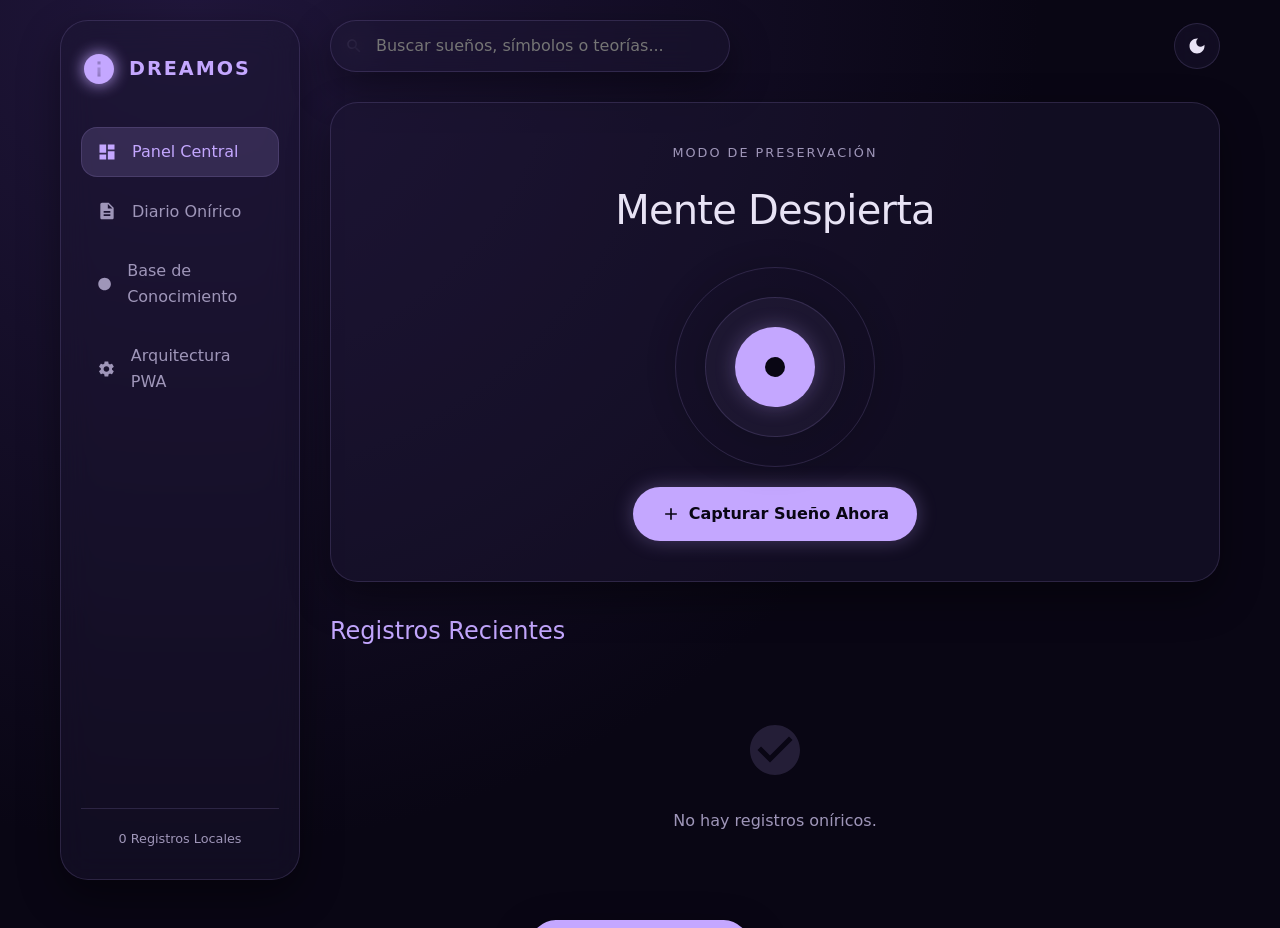
<file: JartOS_de_Sueño.html>
<!doctype html>
<html lang="es" data-theme="dark">
<head>
<meta charset="utf-8">
<meta name="viewport" content="width=device-width,initial-scale=1,viewport-fit=cover">
<meta name="theme-color" content="#090614">
<meta name="description" content="DreamOS: Laboratorio Onírico Avanzado">
<title>DreamOS · Laboratorio Onírico</title>
<!-- 
  Nota sobre PWA: El manifest está embebido vía Data URI.
  Para que la instalación como PWA (Añadir a pantalla de inicio) sea 100% funcional en todos los navegadores,
  este archivo debe ser servido a través de HTTPS (o localhost) y, preferiblemente, requeriría registrar un 
  archivo 'service-worker.js' real en una implementación de producción. 
  Esta es una demo offline self-contained (todo en uno).
-->
<link rel="manifest" href="data:application/manifest+json,%7B%22name%22%3A%22DreamOS%20Laboratorio%20On%C3%ADrico%22%2C%22short_name%22%3A%22DreamOS%22%2C%22start_url%22%3A%22.%22%2C%22display%22%3A%22standalone%22%2C%22background_color%22%3A%22%23090614%22%2C%22theme_color%22%3A%22%23090614%22%2C%22icons%22%3A%5B%7B%22src%22%3A%22data%3Aimage%2Fsvg%2Bxml%2C%253Csvg%20xmlns%3D%27http%3A%2F%2Fwww.w3.org%2F2000%2Fsvg%27%20viewBox%3D%270%200%20100%20100%27%253E%253Ccircle%20cx%3D%2750%27%20cy%3D%2750%27%20r%3D%2750%27%20fill%3D%27%231A1A2E%27%2F%253E%253Ccircle%20cx%3D%2750%27%20cy%3D%2750%27%20r%3D%2730%27%20fill%3D%27%23c4a7ff%27%2F%253E%253C%2Fsvg%253E%22%2C%22sizes%22%3A%22192x192%22%2C%22type%22%3A%22image%2Fsvg%2Bxml%22%7D%5D%7D">
<style>
/* Variables CSS (Paleta de colores etérea y Glassmorphism inspirada en las imágenes de referencia) */
:root {
    color-scheme: light dark;
    /* Modo Oscuro por defecto (Surreal Dreamlike & Aurora Glassmorphism) */
    --bg-grad: radial-gradient(circle at 15% 0%, #20163b 0%, #090614 60%);
    --surface: rgba(30, 24, 52, 0.45);
    --surface-hover: rgba(50, 40, 80, 0.6);
    --border: rgba(196, 167, 255, 0.15);
    --text: #e8e3f5;
    --text-muted: #9f96b9;
    --accent: #c4a7ff; 
    --accent-glow: 0 0 20px rgba(196, 167, 255, 0.3);
    --gold: #f4d068;
    --glass-blur: blur(16px);
    --radius: 28px;
    --shadow: 0 16px 40px rgba(0, 0, 0, 0.4);
}

:root[data-theme="light"] {
    --bg-grad: radial-gradient(circle at 15% 0%, #f4eaff 0%, #e8e2f0 60%);
    --surface: rgba(255, 255, 255, 0.6);
    --surface-hover: rgba(255, 255, 255, 0.9);
    --border: rgba(138, 43, 226, 0.15);
    --text: #1d162a;
    --text-muted: #5e5473;
    --accent: #794bd0;
    --accent-glow: 0 0 20px rgba(121, 75, 208, 0.2);
    --gold: #d4a017;
    --shadow: 0 16px 40px rgba(30, 20, 50, 0.1);
}

* { box-sizing: border-box; }
body {
    margin: 0;
    background: #090614;
    background-image: var(--bg-grad);
    background-attachment: fixed;
    color: var(--text);
    font-family: system-ui, -apple-system, "Segoe UI", Roboto, Helvetica, Arial, sans-serif;
    line-height: 1.6;
    min-height: 100vh;
    overflow-x: hidden;
}

/* Tipografía y Reseteos */
h1, h2, h3, h4 { font-weight: 400; margin: 0 0 10px 0; }
h1 { font-size: 2.5rem; letter-spacing: -0.02em; }
h2 { font-size: 1.5rem; color: var(--accent); }
p { margin: 0 0 15px 0; }
button, input, textarea, select { font: inherit; background: none; border: none; color: inherit; outline: none; }
button { cursor: pointer; transition: all 0.3s ease; }
a { color: var(--accent); text-decoration: none; }
.text-muted { color: var(--text-muted); font-size: 0.9rem; }

/* Accesibilidad */
.skip-link { position: absolute; left: -9999px; top: -9999px; background: var(--accent); color: #000; padding: 10px; z-index: 1000; }
.skip-link:focus { left: 10px; top: 10px; }
:focus-visible { outline: 2px solid var(--accent); outline-offset: 4px; border-radius: 4px; }

/* Contenedor Principal */
.app-container {
    max-width: 1200px;
    margin: 0 auto;
    padding: 20px;
    display: grid;
    grid-template-columns: 240px 1fr;
    gap: 30px;
}

/* Barra Lateral / Navegación (Estilo Glassmorphism) */
aside {
    position: sticky;
    top: 20px;
    height: calc(100vh - 40px);
    background: var(--surface);
    backdrop-filter: var(--glass-blur);
    -webkit-backdrop-filter: var(--glass-blur);
    border: 1px solid var(--border);
    border-radius: var(--radius);
    padding: 30px 20px;
    display: flex;
    flex-direction: column;
    box-shadow: var(--shadow);
}

.brand {
    display: flex;
    align-items: center;
    gap: 12px;
    margin-bottom: 40px;
}
.brand svg { width: 36px; height: 36px; fill: var(--accent); filter: drop-shadow(0 0 8px var(--accent)); }
.brand h2 { margin: 0; font-size: 1.2rem; font-weight: 600; letter-spacing: 2px; text-transform: uppercase; }

nav { display: flex; flex-direction: column; gap: 10px; flex: 1; }
nav button {
    display: flex;
    align-items: center;
    gap: 15px;
    padding: 12px 16px;
    border-radius: 16px;
    color: var(--text-muted);
    font-weight: 500;
    text-align: left;
    width: 100%;
}
nav button svg { width: 20px; height: 20px; fill: currentColor; }
nav button:hover { background: var(--surface-hover); color: var(--text); }
nav button.active {
    background: rgba(196, 167, 255, 0.15);
    color: var(--accent);
    box-shadow: inset 0 0 0 1px var(--border);
}

.nav-stats {
    margin-top: auto;
    padding-top: 20px;
    border-top: 1px solid var(--border);
    font-size: 0.8rem;
    color: var(--text-muted);
    text-align: center;
}

/* Vistas */
main { min-width: 0; }
.view { display: none; animation: fadeIn 0.4s ease forwards; }
.view.active { display: block; }
@keyframes fadeIn { from { opacity: 0; transform: translateY(10px); } to { opacity: 1; transform: translateY(0); } }

/* Cabecera Superior (Móvil y Búsqueda) */
header {
    display: flex;
    justify-content: space-between;
    align-items: center;
    margin-bottom: 30px;
    gap: 15px;
}
.search-bar {
    flex: 1;
    position: relative;
    max-width: 400px;
}
.search-bar input {
    width: 100%;
    background: var(--surface);
    backdrop-filter: var(--glass-blur);
    border: 1px solid var(--border);
    padding: 12px 20px 12px 45px;
    border-radius: 99px;
    color: var(--text);
    box-shadow: var(--shadow);
}
.search-bar svg { position: absolute; left: 15px; top: 50%; transform: translateY(-50%); width: 18px; fill: var(--text-muted); }
.header-actions { display: flex; gap: 10px; }
.icon-btn {
    width: 46px; height: 46px;
    border-radius: 50%;
    background: var(--surface);
    border: 1px solid var(--border);
    display: grid; place-items: center;
    backdrop-filter: var(--glass-blur);
}
.icon-btn svg { width: 20px; fill: var(--text); }
.icon-btn:hover { background: var(--surface-hover); }

/* UI Específica: Hero Círculos Concéntricos (Referencia Imagen 1) */
.hero-dashboard {
    background: var(--surface);
    backdrop-filter: var(--glass-blur);
    border: 1px solid var(--border);
    border-radius: var(--radius);
    padding: 40px;
    display: flex;
    flex-direction: column;
    align-items: center;
    text-align: center;
    box-shadow: var(--shadow);
    position: relative;
    overflow: hidden;
    margin-bottom: 30px;
}
.concentric-circles {
    position: relative;
    width: 200px; height: 200px;
    margin: 20px auto;
    display: grid;
    place-items: center;
}
.circle {
    position: absolute;
    border-radius: 50%;
    border: 1px solid var(--border);
    box-shadow: 0 0 30px rgba(0,0,0,0.2);
}
.circle-1 { width: 200px; height: 200px; animation: pulse 6s infinite ease-in-out; }
.circle-2 { width: 140px; height: 140px; background: rgba(196, 167, 255, 0.05); }
.circle-3 { 
    width: 80px; height: 80px; 
    background: var(--accent); 
    box-shadow: var(--accent-glow);
    display: grid; place-items: center;
}
.circle-3::after { content: ''; width: 20px; height: 20px; background: #090614; border-radius: 50%; }
@keyframes pulse { 0%, 100% { transform: scale(1); opacity: 0.8; } 50% { transform: scale(1.05); opacity: 1; } }

.btn-primary {
    background: var(--accent);
    color: #090614;
    padding: 14px 28px;
    border-radius: 99px;
    font-weight: 600;
    box-shadow: var(--accent-glow);
    display: inline-flex;
    align-items: center;
    gap: 8px;
}
.btn-primary:hover { transform: translateY(-2px); box-shadow: 0 0 30px rgba(196, 167, 255, 0.6); }

/* Tarjetas y Rejillas (Glassmorphism) */
.grid { display: grid; grid-template-columns: repeat(auto-fill, minmax(300px, 1fr)); gap: 20px; }
.card {
    background: var(--surface);
    backdrop-filter: var(--glass-blur);
    border: 1px solid var(--border);
    border-radius: 20px;
    padding: 24px;
    box-shadow: var(--shadow);
    transition: transform 0.2s;
}
.card:hover { transform: translateY(-5px); border-color: var(--accent); }
.card-header { display: flex; justify-content: space-between; align-items: flex-start; margin-bottom: 15px; }
.tag {
    display: inline-block;
    padding: 4px 10px;
    border-radius: 8px;
    background: rgba(196, 167, 255, 0.15);
    color: var(--accent);
    font-size: 0.75rem;
    font-weight: 600;
    text-transform: uppercase;
    letter-spacing: 1px;
    margin-right: 5px;
    margin-bottom: 5px;
}
.tag.gold { color: var(--gold); background: rgba(244, 208, 104, 0.15); }

/* Formulario de Diario (Basado en la Plantilla de Investigación) */
.form-group { margin-bottom: 20px; }
.form-group label { display: block; margin-bottom: 8px; font-weight: 500; font-size: 0.9rem; color: var(--text-muted); }
.form-control {
    width: 100%;
    background: rgba(0, 0, 0, 0.2);
    border: 1px solid var(--border);
    padding: 14px;
    border-radius: 12px;
    color: var(--text);
}
.form-control:focus { border-color: var(--accent); background: rgba(0, 0, 0, 0.4); }
textarea.form-control { min-height: 120px; resize: vertical; }

.slider-group { display: flex; align-items: center; gap: 15px; }
input[type=range] { flex: 1; accent-color: var(--accent); }
.slider-val { background: var(--surface-hover); padding: 5px 12px; border-radius: 8px; font-weight: bold; min-width: 45px; text-align: center; }

.checkbox-grid { display: grid; grid-template-columns: repeat(auto-fill, minmax(140px, 1fr)); gap: 10px; }
.checkbox-lbl {
    display: flex; align-items: center; gap: 8px; cursor: pointer;
    background: rgba(0,0,0,0.15); padding: 10px; border-radius: 10px; border: 1px solid transparent;
}
.checkbox-lbl:hover { border-color: var(--border); }
.checkbox-lbl input { accent-color: var(--accent); width: 18px; height: 18px; }

/* Componentes Útiles */
.empty-state { text-align: center; padding: 60px 20px; color: var(--text-muted); }
.empty-state svg { width: 60px; fill: var(--border); margin-bottom: 20px; }
.toast {
    position: fixed; bottom: 30px; left: 50%; transform: translateX(-50%) translateY(100px);
    background: var(--accent); color: #000; padding: 12px 24px; border-radius: 99px;
    font-weight: 600; box-shadow: var(--shadow); transition: transform 0.3s cubic-bezier(0.175, 0.885, 0.32, 1.275);
    z-index: 1000;
}
.toast.show { transform: translateX(-50%) translateY(0); }

/* Responsive */
.mobile-nav-toggle { display: none; }
@media (max-width: 900px) {
    .app-container { grid-template-columns: 1fr; padding: 10px; }
    aside { 
        position: fixed; bottom: 0; left: 0; right: 0; top: auto; height: auto; z-index: 100;
        flex-direction: row; padding: 10px; border-radius: 20px 20px 0 0;
        background: rgba(15, 12, 25, 0.9);
    }
    .brand, .nav-stats { display: none; }
    nav { flex-direction: row; justify-content: space-around; }
    nav button { flex-direction: column; padding: 8px; gap: 4px; font-size: 0.7rem; justify-content: center; text-align: center; }
    main { padding-bottom: 80px; }
    .hero-dashboard { padding: 30px 20px; }
}

/* Indicador Offline */
#offline-banner {
    display: none; background: var(--gold); color: #000; text-align: center; padding: 8px; font-size: 0.85rem; font-weight: bold;
}
</style>
</head>
<body>

<a href="#main-content" class="skip-link">Saltar al contenido principal</a>
<div id="offline-banner">Modo sin conexión activo. Los datos se guardarán localmente.</div>

<div class="app-container">
    <!-- Barra Lateral -->
    <aside>
        <div class="brand">
            <svg viewBox="0 0 24 24"><path d="M12 22C6.477 22 2 17.523 2 12S6.477 2 12 2s10 4.477 10 10-4.477 10-10 10zm-1-11v6h2v-6h-2zm0-4v2h2V7h-2z"/></svg>
            <h2>DreamOS</h2>
        </div>
        <nav aria-label="Navegación principal">
            <button class="active" data-target="view-dashboard">
                <svg viewBox="0 0 24 24"><path d="M3 13h8V3H3v10zm0 8h8v-6H3v6zm10 0h8V11h-8v10zm0-18v6h8V3h-8z"/></svg>
                Panel Central
            </button>
            <button data-target="view-journal">
                <svg viewBox="0 0 24 24"><path d="M14 2H6c-1.1 0-1.99.9-1.99 2L4 20c0 1.1.89 2 1.99 2H18c1.1 0 2-.9 2-2V8l-6-6zm2 16H8v-2h8v2zm0-4H8v-2h8v2zm-3-5V3.5L18.5 9H13z"/></svg>
                Diario Onírico
            </button>
            <button data-target="view-knowledge">
                <svg viewBox="0 0 24 24"><path d="M12 2C6.48 2 2 6.48 2 12s4.48 10 10 10 10-4.48 10-10S17.52 2 12 2zm-1 15h2v-6h-2v6zm0-8h2V7h-2v2z"/></svg>
                Base de Conocimiento
            </button>
            <button data-target="view-project">
                <svg viewBox="0 0 24 24"><path d="M19.14,12.94c0.04-0.3,0.06-0.61,0.06-0.94c0-0.32-0.02-0.64-0.06-0.94l2.03-1.58c0.18-0.14,0.23-0.41,0.12-0.61 l-1.92-3.32c-0.12-0.22-0.37-0.29-0.59-0.22l-2.39,0.96c-0.5-0.38-1.03-0.7-1.62-0.94L14.4,2.81c-0.04-0.24-0.24-0.41-0.48-0.41 h-3.84c-0.24,0-0.43,0.17-0.47,0.41L9.25,5.35C8.66,5.59,8.12,5.92,7.63,6.29L5.24,5.33c-0.22-0.08-0.47,0-0.59,0.22L2.73,8.87 C2.62,9.08,2.66,9.34,2.86,9.48l2.03,1.58C4.84,11.36,4.8,11.69,4.8,12s0.02,0.64,0.06,0.94l-2.03,1.58 c-0.18,0.14-0.23,0.41-0.12,0.61l1.92,3.32c0.12,0.22,0.37,0.29,0.59,0.22l2.39-0.96c0.5,0.38,1.03,0.7,1.62,0.94l0.36,2.54 c0.05,0.24,0.24,0.41,0.48,0.41h3.84c0.24,0,0.44-0.17,0.47-0.41l0.36-2.54c0.59-0.24,1.13-0.56,1.62-0.94l2.39,0.96 c0.22,0.08,0.47,0,0.59-0.22l1.92-3.32c0.12-0.22,0.07-0.49-0.12-0.61L19.14,12.94z M12,15.6c-1.98,0-3.6-1.62-3.6-3.6 s1.62-3.6,3.6-3.6s3.6,1.62,3.6,3.6S13.98,15.6,12,15.6z"/></svg>
                Arquitectura PWA
            </button>
        </nav>
        <div class="nav-stats" id="db-stats">0 Registros Locales</div>
    </aside>

    <!-- Contenido Principal -->
    <main id="main-content">
        <header>
            <div class="search-bar">
                <svg viewBox="0 0 24 24"><path d="M15.5 14h-.79l-.28-.27C15.41 12.59 16 11.11 16 9.5 16 5.91 13.09 3 9.5 3S3 5.91 3 9.5 5.91 16 9.5 16c1.61 0 3.09-.59 4.23-1.57l.27.28v.79l5 4.99L20.49 19l-4.99-5zm-6 0C7.01 14 5 11.99 5 9.5S7.01 5 9.5 5 14 7.01 14 9.5 11.99 14 9.5 14z"/></svg>
                <input type="search" id="globalSearch" placeholder="Buscar sueños, símbolos o teorías..." aria-label="Buscador global">
            </div>
            <div class="header-actions">
                <button class="icon-btn" id="theme-toggle" aria-label="Cambiar tema">
                    <svg viewBox="0 0 24 24"><path d="M12 3c-4.97 0-9 4.03-9 9s4.03 9 9 9 9-4.03 9-9c0-.46-.04-.92-.1-1.36-.98 1.37-2.58 2.26-4.4 2.26-2.98 0-5.4-2.42-5.4-5.4 0-1.81.89-3.42 2.26-4.4-.44-.06-.9-.1-1.36-.1z"/></svg>
                </button>
                <button class="icon-btn" id="install-btn" style="display: none;" aria-label="Instalar App">
                    <svg viewBox="0 0 24 24"><path d="M19 9h-4V3H9v6H5l7 7 7-7zM5 18v2h14v-2H5z"/></svg>
                </button>
            </div>
        </header>

        <!-- Vista: Panel Central -->
        <section id="view-dashboard" class="view active">
            <div class="hero-dashboard">
                <p class="text-muted" style="letter-spacing: 2px; text-transform: uppercase; font-size: 0.8rem;">Modo de preservación</p>
                <h1 style="margin-bottom: 5px;">Mente Despierta</h1>
                <div class="concentric-circles">
                    <div class="circle circle-1"></div>
                    <div class="circle circle-2"></div>
                    <div class="circle circle-3"></div>
                </div>
                <button class="btn-primary" onclick="switchView('view-journal'); document.getElementById('btn-new-dream').click();">
                    <svg style="width:20px; fill:currentColor;" viewBox="0 0 24 24"><path d="M19 13h-6v6h-2v-6H5v-2h6V5h2v6h6v2z"/></svg>
                    Capturar Sueño Ahora
                </button>
            </div>

            <h2>Registros Recientes</h2>
            <div class="grid" id="recent-dreams-grid">
                <!-- Populado por JS -->
            </div>
        </section>

        <!-- Vista: Diario Onírico (Plantilla Estructurada) -->
        <section id="view-journal" class="view">
            <div style="display: flex; justify-content: space-between; align-items: center; margin-bottom: 20px;">
                <h2>Diario Estructurado</h2>
                <button class="btn-primary" id="btn-new-dream" style="padding: 8px 16px; font-size: 0.9rem;">+ Nuevo Registro</button>
            </div>

            <!-- Formulario de Ingreso (Oculto por defecto) -->
            <div class="card" id="dream-form-container" style="display: none; margin-bottom: 30px; border-color: var(--accent);">
                <h3 style="margin-top:0;">Formulario de Registro Onírico v1.0</h3>
                <p class="text-muted">Basado en el estándar cuantitativo y empírico.</p>
                <form id="dream-form">
                    <div class="form-group">
                        <label for="d-date">Fecha y Hora de Despertar</label>
                        <input type="datetime-local" id="d-date" class="form-control" required>
                    </div>
                    
                    <div style="display: grid; grid-template-columns: 1fr 1fr; gap: 20px;">
                        <div class="form-group">
                            <label for="d-quality">Calidad del Sueño (1-10)</label>
                            <div class="slider-group">
                                <input type="range" id="d-quality" min="1" max="10" value="7" oninput="this.nextElementSibling.textContent=this.value">
                                <span class="slider-val">7</span>
                            </div>
                        </div>
                        <div class="form-group">
                            <label for="d-stress">Nivel de Estrés Previo (1-10)</label>
                            <div class="slider-group">
                                <input type="range" id="d-stress" min="1" max="10" value="5" oninput="this.nextElementSibling.textContent=this.value">
                                <span class="slider-val">5</span>
                            </div>
                        </div>
                    </div>

                    <div class="form-group">
                        <label for="d-narrative">1. Registro Narrativo Semántico (Contenido Manifiesto)</label>
                        <textarea id="d-narrative" class="form-control" placeholder="Describe la secuencia cronológica, quién estaba, escenarios..." required></textarea>
                    </div>

                    <div class="form-group">
                        <label>2. Variables de Simbología y Arquetipos (Filtros)</label>
                        <div class="checkbox-grid">
                            <label class="checkbox-lbl"><input type="checkbox" name="d-symbol" value="Agua"> Agua</label>
                            <label class="checkbox-lbl"><input type="checkbox" name="d-symbol" value="Caída/Vuelo"> Caída / Vuelo</label>
                            <label class="checkbox-lbl"><input type="checkbox" name="d-symbol" value="Animales"> Animales</label>
                            <label class="checkbox-lbl"><input type="checkbox" name="d-symbol" value="Persecución"> Persecución</label>
                            <label class="checkbox-lbl"><input type="checkbox" name="d-symbol" value="Muerte/Nacimiento"> Muerte / Vida</label>
                            <label class="checkbox-lbl"><input type="checkbox" name="d-symbol" value="Tecnología"> Tecnología</label>
                            <label class="checkbox-lbl"><input type="checkbox" name="d-symbol" value="Familia"> Familia</label>
                            <label class="checkbox-lbl"><input type="checkbox" name="d-symbol" value="Extraños"> Extraños</label>
                        </div>
                    </div>

                    <div class="form-group">
                        <label for="d-emotion">3. Núcleo Emocional Dominante (Hall y Van de Castle)</label>
                        <select id="d-emotion" class="form-control">
                            <option value="Aprensión/Miedo">Aprensión / Miedo (Ansiedad)</option>
                            <option value="Felicidad">Felicidad / Alegría</option>
                            <option value="Ira">Ira / Frustración / Agresión</option>
                            <option value="Tristeza">Tristeza</option>
                            <option value="Confusión">Confusión</option>
                            <option value="Neutro">Neutro / Observador</option>
                        </select>
                    </div>

                    <div class="form-group">
                        <label for="d-analysis">4. Mapeo Analítico / Asociaciones Personales (Opcional)</label>
                        <textarea id="d-analysis" class="form-control" style="min-height: 80px;" placeholder="Asociaciones libres, conexión con mitos (Jung) o eventos diurnos (Continuidad)..."></textarea>
                    </div>

                    <div style="display: flex; gap: 10px;">
                        <button type="submit" class="btn-primary">Guardar en LocalStorage</button>
                        <button type="button" class="btn-primary" style="background:transparent; border: 1px solid var(--border); color: var(--text);" onclick="document.getElementById('dream-form-container').style.display='none'">Cancelar</button>
                    </div>
                </form>
            </div>

            <div class="grid" id="all-dreams-grid">
                <!-- Populado por JS -->
            </div>
        </section>

        <!-- Vista: Base de Conocimiento (Investigación Inyectada) -->
        <section id="view-knowledge" class="view">
            <div style="margin-bottom: 20px;">
                <h2>Base de Conocimiento Total</h2>
                <p class="text-muted">Corpus extraído de la investigación avanzada (Freud, Jung, Hall, Repositorios).</p>
            </div>
            
            <div class="grid" id="knowledge-grid">
                <!-- Populado por JS con los datos de la investigación -->
            </div>
        </section>

        <!-- Vista: Arquitectura de Proyecto -->
        <section id="view-project" class="view">
            <h2>Arquitectura PWA y Laboratorio</h2>
            <p class="text-muted">Especificaciones técnicas derivadas del estudio teórico.</p>

            <div class="grid">
                <div class="card">
                    <div class="card-header"><span class="tag gold">Infraestructura</span></div>
                    <h3>PWA Local-First</h3>
                    <p>Diseño orientado a priorizar la computación local para garantizar inmediatez y privacidad (cero latencia de red al despertar).</p>
                    <p class="text-muted">Nota: Esta demo implementa <code>localStorage</code>. El producto final usará <code>IndexedDB</code>.</p>
                </div>
                <div class="card">
                    <div class="card-header"><span class="tag gold">Seguridad</span></div>
                    <h3>Privacidad por Diseño</h3>
                    <p>Integración futura de Web Crypto API (AES-GCM) para encriptación a nivel de bits de los textos íntimos antes de su almacenamiento.</p>
                </div>
                <div class="card">
                    <div class="card-header"><span class="tag gold">IA / NLP</span></div>
                    <h3>Modelos Especializados</h3>
                    <p>Uso de Transformadores (BERT, T5) ajustados para extraer entidades (Sistema Hall y Van de Castle) y BERTopic para agrupamiento no supervisado.</p>
                </div>
                <div class="card">
                    <div class="card-header"><span class="tag gold">Captura</span></div>
                    <h3>Interfaz Acústica Local</h3>
                    <p>Para evitar la fricción visual y preservar el estado hipnopómpico, se prevé el uso de WebAssembly (WASM) para modelos de voz a texto offline.</p>
                </div>
            </div>
        </section>

    </main>
</div>

<div id="toast" class="toast">Acción completada</div>

<script>
/**
 * DreamOS PWA Demo Logic
 * Arquitectura: Vainilla JS, LocalStorage, Single File.
 * Basado estrictamente en la investigación proporcionada.
 */

// --- Base de Datos de Conocimiento (De la investigación) ---
const knowledgeBase = [
    {
        title: "Psicoanálisis Clásico (Sigmund Freud)",
        category: "Teoría Psicológica",
        tags: ["Deseo Reprimido", "Contenido Latente", "1899"],
        content: "Postula que el sueño es la realización disfrazada de un deseo reprimido mediante mecanismos de condensación y desplazamiento. El texto manifiesto oculta el contenido latente."
    },
    {
        title: "Psicología Analítica (Carl Gustav Jung)",
        category: "Teoría Psicológica",
        tags: ["Inconsciente Colectivo", "Arquetipos", "Amplificación"],
        content: "Los sueños manifiestan arquetipos del inconsciente colectivo (Sombra, Ánima, Viejo Sabio). Requiere el proceso metodológico de 'amplificación' conectando motivos oníricos con metanarrativas mitológicas."
    },
    {
        title: "Oniromancia Histórica (Artemidoro)",
        category: "Tradición y Simbología",
        tags: ["Grecorromana", "Contexto", "Insomnia/Oneiroi"],
        content: "La obra 'La Clave de los Sueños' del Siglo II d.C. cataloga símbolos. Su aportación crítica: el significado de un símbolo depende estrictamente de las circunstancias demográficas, sociales y profesión del soñador."
    },
    {
        title: "Hipótesis de Continuidad",
        category: "Ciencia Cognitiva",
        tags: ["Vigilia", "Estrés", "Neurociencia"],
        content: "Consenso actual: los sueños son una continuación directa de las preocupaciones y el estado emocional de la vida de vigilia. El trauma o estrés severo deja una firma inconfundible en las simulaciones oníricas."
    },
    {
        title: "Sistema Hall y Van de Castle",
        category: "Cuantificación Empírica",
        tags: ["Métricas", "Personajes", "Afecto"],
        content: "Estándar de oro que descompone narrativas en categorías discretas: Personajes (ratio de familiaridad), Interacciones Sociales (agresión, amistad, sexualidad) y Emociones (ira, tristeza, aprensión, confusión, felicidad)."
    },
    {
        title: "Repositorios: DreamBank.net",
        category: "Corpus de Datos",
        tags: ["UCSC", "Minería de Texto", "20k+ Informes"],
        content: "La base de datos pública cuantitativa más grande del mundo, ideal para entrenar modelos NLP. Contiene informes reales codificados mediante el sistema Hall/Van de Castle."
    },
    {
        title: "Archivos Históricos y Dominio Público",
        category: "Corpus de Datos",
        tags: ["Internet Archive", "Elejandría", "Academia.edu"],
        content: "Plataformas vitales para la extracción de diccionarios de símbolos crudos (A-Z) y obras clásicas gratuitas de Freud y manuales medievales para alimentar bases de datos vectoriales (RAG)."
    }
];

// --- Lógica del Estado y Persistencia ---
const STORAGE_KEY = 'dreamos_data_v1';
let appData = { dreams: [] };

function initApp() {
    // Cargar datos
    const saved = localStorage.getItem(STORAGE_KEY);
    if (saved) appData = JSON.parse(saved);
    
    // Renderizar
    renderKnowledgeBase();
    renderDreams();
    updateStats();
    
    // Set fecha actual en el formulario
    const now = new Date();
    now.setMinutes(now.getMinutes() - now.getTimezoneOffset());
    document.getElementById('d-date').value = now.toISOString().slice(0, 16);

    // Event Listeners
    setupNavigation();
    setupForm();
    setupSearch();
    setupThemeToggle();
    setupPWA();
}

function saveData() {
    try {
        localStorage.setItem(STORAGE_KEY, JSON.stringify(appData));
        updateStats();
    } catch (e) {
        showToast("Error al guardar (almacenamiento lleno)");
    }
}

// --- Interfaz de Usuario ---
function showToast(msg) {
    const t = document.getElementById('toast');
    t.textContent = msg;
    t.classList.add('show');
    setTimeout(() => t.classList.remove('show'), 3000);
}

function updateStats() {
    document.getElementById('db-stats').textContent = `${appData.dreams.length} Registros Locales`;
}

function setupNavigation() {
    const navBtns = document.querySelectorAll('nav button');
    navBtns.forEach(btn => {
        btn.addEventListener('click', (e) => {
            const target = e.currentTarget.dataset.target;
            switchView(target);
            navBtns.forEach(b => b.classList.remove('active'));
            e.currentTarget.classList.add('active');
        });
    });
}

function switchView(viewId) {
    document.querySelectorAll('.view').forEach(v => v.classList.remove('active'));
    document.getElementById(viewId).classList.add('active');
    window.scrollTo(0, 0);
}

function setupThemeToggle() {
    const btn = document.getElementById('theme-toggle');
    btn.addEventListener('click', () => {
        const html = document.documentElement;
        const current = html.getAttribute('data-theme');
        html.setAttribute('data-theme', current === 'dark' ? 'light' : 'dark');
    });
}

// --- Lógica del Diario ---
function setupForm() {
    const btnNew = document.getElementById('btn-new-dream');
    const container = document.getElementById('dream-form-container');
    const form = document.getElementById('dream-form');

    btnNew.addEventListener('click', () => {
        container.style.display = 'block';
        document.getElementById('d-narrative').focus();
    });

    form.addEventListener('submit', (e) => {
        e.preventDefault();
        
        // Recoger símbolos seleccionados
        const symbols = Array.from(document.querySelectorAll('input[name="d-symbol"]:checked')).map(cb => cb.value);
        
        const newDream = {
            id: Date.now().toString(),
            date: document.getElementById('d-date').value,
            quality: document.getElementById('d-quality').value,
            stress: document.getElementById('d-stress').value,
            narrative: document.getElementById('d-narrative').value,
            symbols: symbols,
            emotion: document.getElementById('d-emotion').value,
            analysis: document.getElementById('d-analysis').value
        };

        appData.dreams.unshift(newDream); // Añadir al principio
        saveData();
        renderDreams();
        
        form.reset();
        container.style.display = 'none';
        showToast('Sueño registrado localmente');
    });
}

function renderDreams(filterText = '') {
    const recentGrid = document.getElementById('recent-dreams-grid');
    const allGrid = document.getElementById('all-dreams-grid');
    
    recentGrid.innerHTML = '';
    allGrid.innerHTML = '';

    const filtered = filterText ? 
        appData.dreams.filter(d => 
            d.narrative.toLowerCase().includes(filterText) || 
            d.emotion.toLowerCase().includes(filterText) ||
            d.symbols.join(' ').toLowerCase().includes(filterText)
        ) : appData.dreams;

    if (filtered.length === 0) {
        const empty = `<div class="empty-state" style="grid-column: 1 / -1;"><svg viewBox="0 0 24 24"><path d="M12 2C6.48 2 2 6.48 2 12s4.48 10 10 10 10-4.48 10-10S17.52 2 12 2zm-2 15l-5-5 1.41-1.41L10 14.17l7.59-7.59L19 8l-9 9z"/></svg><p>No hay registros oníricos.</p></div>`;
        recentGrid.innerHTML = empty;
        allGrid.innerHTML = empty;
        return;
    }

    const createCard = (dream) => {
        const d = new Date(dream.date);
        const fDate = `${d.getDate()}/${d.getMonth()+1}/${d.getFullYear()}`;
        const symTags = dream.symbols.map(s => `<span class="tag">${s}</span>`).join('');
        
        return `
            <div class="card">
                <div class="card-header">
                    <span class="tag gold">${fDate}</span>
                    <span class="tag">${dream.emotion}</span>
                </div>
                <p style="font-size:0.95rem;">${dream.narrative.substring(0, 150)}${dream.narrative.length > 150 ? '...' : ''}</p>
                <div style="margin-top:10px;">${symTags}</div>
                <div style="margin-top:15px; border-top: 1px solid var(--border); padding-top: 10px; display: flex; gap: 15px; font-size: 0.8rem; color: var(--text-muted);">
                    <span>Calidad: ${dream.quality}/10</span>
                    <span>Estrés: ${dream.stress}/10</span>
                </div>
            </div>
        `;
    };

    // Recientes (max 3)
    filtered.slice(0, 3).forEach(dream => {
        recentGrid.innerHTML += createCard(dream);
    });

    // Todos
    filtered.forEach(dream => {
        allGrid.innerHTML += createCard(dream);
    });
}

// --- Conocimiento y Búsqueda ---
function renderKnowledgeBase(filterText = '') {
    const grid = document.getElementById('knowledge-grid');
    grid.innerHTML = '';

    const filtered = filterText ? 
        knowledgeBase.filter(k => 
            k.title.toLowerCase().includes(filterText) || 
            k.content.toLowerCase().includes(filterText) ||
            k.tags.join(' ').toLowerCase().includes(filterText)
        ) : knowledgeBase;

    filtered.forEach(item => {
        const tagsHTML = item.tags.map(t => `<span class="tag">${t}</span>`).join('');
        grid.innerHTML += `
            <div class="card">
                <div class="card-header"><span class="tag gold">${item.category}</span></div>
                <h3>${item.title}</h3>
                <p class="text-muted" style="font-size:0.9rem;">${item.content}</p>
                <div style="margin-top: 15px;">${tagsHTML}</div>
            </div>
        `;
    });
}

function setupSearch() {
    const searchInput = document.getElementById('globalSearch');
    searchInput.addEventListener('input', (e) => {
        const val = e.target.value.toLowerCase();
        renderDreams(val);
        renderKnowledgeBase(val);
    });
}

// --- Funcionalidad PWA Básica ---
function setupPWA() {
    // Indicador Offline
    window.addEventListener('online', () => document.getElementById('offline-banner').style.display = 'none');
    window.addEventListener('offline', () => document.getElementById('offline-banner').style.display = 'block');
    if (!navigator.onLine) document.getElementById('offline-banner').style.display = 'block';

    // BeforeInstallPrompt
    let deferredPrompt;
    const installBtn = document.getElementById('install-btn');

    window.addEventListener('beforeinstallprompt', (e) => {
        e.preventDefault();
        deferredPrompt = e;
        installBtn.style.display = 'grid';
    });

    installBtn.addEventListener('click', async () => {
        if (deferredPrompt) {
            deferredPrompt.prompt();
            const { outcome } = await deferredPrompt.userChoice;
            if (outcome === 'accepted') {
                installBtn.style.display = 'none';
            }
            deferredPrompt = null;
        }
    });
}

// Iniciar aplicación
document.addEventListener('DOMContentLoaded', initApp);
</script>
</body>
</html>
</file>
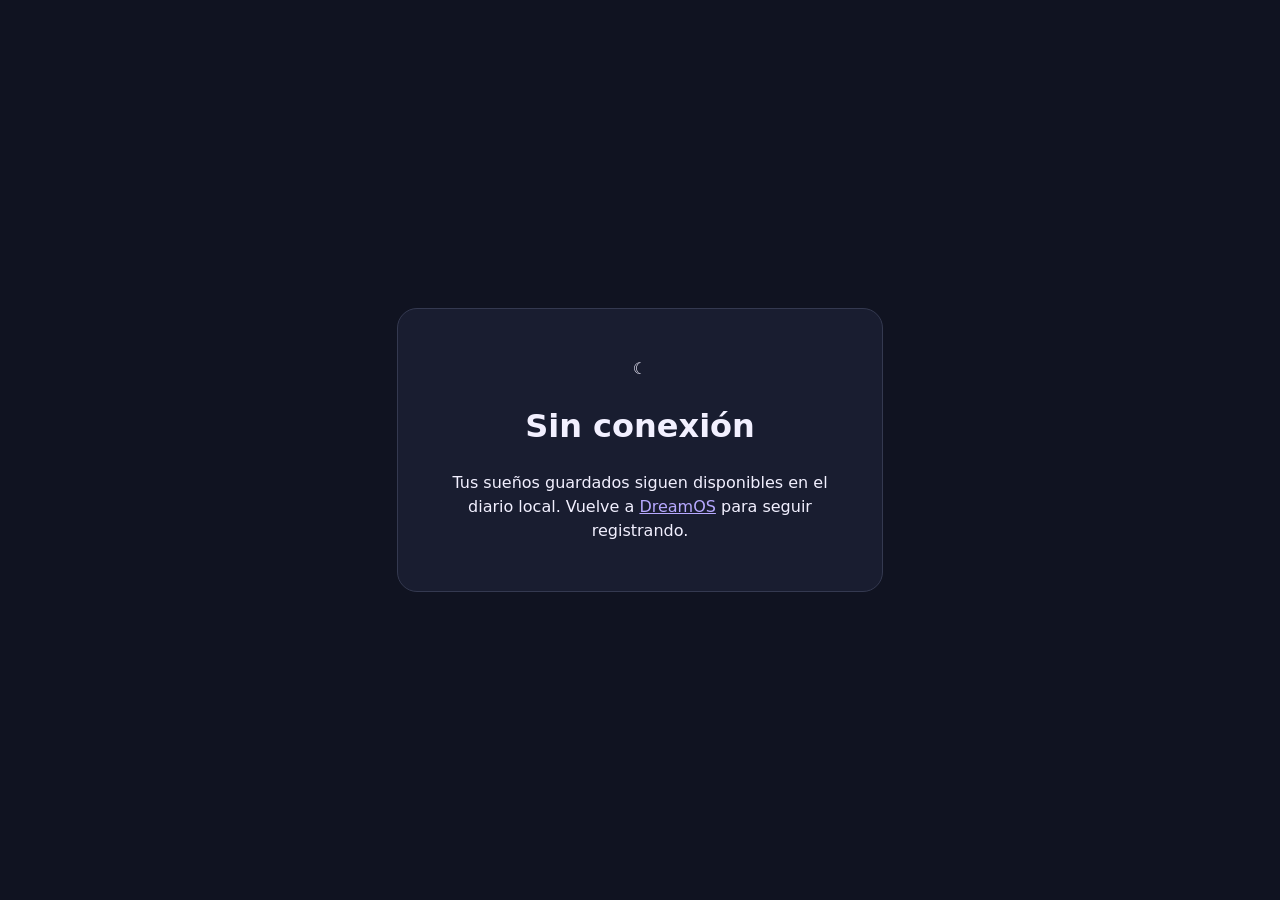
<file: offline.html>
<!doctype html>
<html lang="es">
<head>
<meta charset="utf-8">
<meta name="viewport" content="width=device-width,initial-scale=1,viewport-fit=cover">
<title>DreamOS · Sin conexión</title>
<style>body{margin:0;display:grid;place-items:center;min-height:100vh;background:#101321;color:#f2f0ff;font:16px/1.5 system-ui,sans-serif}.box{max-width:420px;padding:32px;text-align:center;border:1px solid #343950;border-radius:20px;background:#191d30}.box a{color:#b7a9ff}</style>
</head>
<body>
<div class="box">
<p>☾</p>
<h1>Sin conexión</h1>
<p>Tus sueños guardados siguen disponibles en el diario local. Vuelve a <a href="./index.html">DreamOS</a> para seguir registrando.</p>
</div>
</body>
</html>
</file>
<file: css/tokens.css>
/* DreamOS tokens — Paleta Cósmica & Ethereal Glassmorphism */
:root {
  color-scheme: dark;
  
  /* Paleta Espacial Profunda */
  --space-void: #06040d;
  --space-bg: #090614;
  --space-dark: #0f0a20;
  --space-surface: rgba(20, 15, 38, 0.48);
  --space-surface-hover: rgba(36, 26, 68, 0.65);
  --space-surface-active: rgba(52, 36, 96, 0.8);
  
  /* Glassmorphism */
  --glass-bg: rgba(20, 15, 38, 0.45);
  --glass-bg-subtle: rgba(255, 255, 255, 0.04);
  --glass-bg-pill: rgba(255, 255, 255, 0.08);
  --glass-border: rgba(255, 255, 255, 0.12);
  --glass-border-hover: rgba(255, 255, 255, 0.24);
  --glass-border-glow: rgba(217, 70, 239, 0.45);
  --glass-blur: blur(20px) saturate(180%);
  
  /* Neones y Resplandores */
  --neon-magenta: #d946ef;
  --neon-pink: #ff4ecd;
  --neon-purple: #a855f7;
  --neon-violet: #8b5cf6;
  --neon-cyan: #38bdf8;
  --gold: #f4d068;
  --gold-warm: #fde68a;
  --gold-glow: rgba(244, 208, 104, 0.45);
  --magenta-glow: rgba(217, 70, 239, 0.5);
  
  /* Textos */
  --text: #ffffff;
  --text-cream: #faf7f2;
  --text-muted: #a69ebd;
  --text-dim: #797191;
  --accent: #d946ef;
  --accent-ink: #ffffff;
  
  /* Tipografía */
  --font-display: "Fraunces", "Cinzel", Georgia, serif;
  --font-ui: "Manrope", system-ui, -apple-system, sans-serif;
  
  /* Radios & Sombras */
  --radius-pill: 9999px;
  --radius-card: 22px;
  --radius-panel: 24px;
  --radius-sm: 14px;
  --shadow-glass: 0 16px 40px rgba(0, 0, 0, 0.6), 0 0 1px rgba(255, 255, 255, 0.15) inset;
  --shadow-neon: 0 0 26px rgba(217, 70, 239, 0.55), 0 0 60px rgba(217, 70, 239, 0.25);
  
  /* Animaciones */
  --ease-spring: cubic-bezier(.34, 1.4, .64, 1);
  --dur-fast: .18s;
  --dur-med: .4s;
}

:root[data-theme="light"] {
  color-scheme: light;
  --space-void: #f3f0fa;
  --space-bg: #f8f6fc;
  --space-surface: rgba(255, 255, 255, 0.68);
  --space-surface-hover: rgba(255, 255, 255, 0.88);
  --glass-bg: rgba(255, 255, 255, 0.65);
  --glass-border: rgba(140, 100, 220, 0.18);
  --text: #171126;
  --text-cream: #171126;
  --text-muted: #5d5377;
  --text-dim: #8b80a6;
  --shadow-glass: 0 16px 36px rgba(45, 30, 80, 0.12);
}
</file>
<file: css/app.css>
/* ==========================================================================
   Dream_OS — Cosmic Luxury & Ethereal Glassmorphism Design System
   Fiel a la interfaz de referencia: Espacio profundo, neón magenta,
   astrolabio zodiacal, rail flotante, sidebar de cristal y tarjetas translúcidas.
   ========================================================================== */
@import "./tokens.css";

/* Reset & Base */
*, *::before, *::after {
  box-sizing: border-box;
  margin: 0;
  padding: 0;
}

html {
  scroll-behavior: smooth;
  font-size: 16px;
  background-color: var(--space-void);
  min-height: 100%;
  overflow-x: hidden;
  width: 100%;
}

body {
  min-height: 100vh;
  background-color: var(--space-void);
  background-image: 
    radial-gradient(ellipse 90% 60% at 85% 15%, rgba(139, 92, 246, 0.28) 0%, transparent 60%),
    radial-gradient(ellipse 70% 50% at 80% 30%, rgba(217, 70, 239, 0.22) 0%, transparent 55%),
    radial-gradient(ellipse 80% 70% at 10% 90%, rgba(59, 130, 246, 0.12) 0%, transparent 60%),
    radial-gradient(circle at 50% 50%, rgba(20, 12, 38, 0.9) 0%, var(--space-void) 100%),
    url("../assets/cosmos.jpg");
  background-attachment: fixed;
  background-size: cover;
  background-position: center top;
  color: var(--text);
  font-family: var(--font-ui);
  line-height: 1.55;
  overflow-x: hidden;
  position: relative;
}

/* Lienzo global de estrellas fijas */
.stars-wrap {
  position: fixed;
  inset: 0;
  width: 100vw;
  height: 100vh;
  pointer-events: none;
  z-index: 1;
}

#stars {
  width: 100%;
  height: 100%;
  display: block;
}

/* Capa de atmósfera sutil */
.cosmic-atmosphere {
  position: fixed;
  inset: 0;
  pointer-events: none;
  z-index: 2;
  background: 
    radial-gradient(circle at 75% 25%, rgba(217, 70, 239, 0.12) 0%, transparent 48%),
    radial-gradient(circle at 20% 80%, rgba(99, 102, 241, 0.09) 0%, transparent 45%);
  animation: cosmicAtmosphereBreath 10s ease-in-out infinite alternate;
}

@keyframes cosmicAtmosphereBreath {
  0% { opacity: 0.7; transform: scale(1); }
  100% { opacity: 1; transform: scale(1.04); }
}

button, input, textarea, select {
  font: inherit;
  color: inherit;
}

button {
  cursor: pointer;
  background: none;
  border: none;
  outline: none;
}

:focus-visible {
  outline: 2px solid var(--neon-magenta);
  outline-offset: 3px;
  border-radius: 8px;
}

.skip {
  position: absolute;
  left: -9999px;
  top: 10px;
  z-index: 999;
  background: var(--space-dark);
  color: var(--gold);
  padding: 10px 18px;
  border: 1px solid var(--neon-magenta);
  border-radius: 8px;
  text-decoration: none;
}
.skip:focus {
  left: 14px;
}

.offline {
  display: none;
  text-align: center;
  padding: 8px 16px;
  background: rgba(244, 208, 104, 0.15);
  border-bottom: 1px solid rgba(244, 208, 104, 0.3);
  color: var(--gold);
  font-size: 0.82rem;
  font-weight: 700;
  position: relative;
  z-index: 100;
  backdrop-filter: blur(10px);
}
.offline.show {
  display: block;
}

/* ==========================================================================
   Cabecera Superior (Top Bar)
   ========================================================================== */
header.top {
  position: sticky;
  top: 0;
  z-index: 30;
  background: rgba(10, 6, 20, 0.45);
  backdrop-filter: blur(24px) saturate(180%);
  -webkit-backdrop-filter: blur(24px) saturate(180%);
  border-bottom: 1px solid rgba(255, 255, 255, 0.07);
}

.top-in {
  max-width: 1360px;
  margin: 0 auto;
  padding: 12px 24px;
  display: flex;
  align-items: center;
  gap: 18px;
}

/* Brand */
.brand {
  display: flex;
  align-items: center;
  gap: 12px;
  text-decoration: none;
  color: inherit;
  flex-shrink: 0;
}

.brand-orb {
  width: 40px;
  height: 40px;
  border-radius: 50%;
  overflow: hidden;
  display: grid;
  place-items: center;
  background: #000;
  border: 1px solid rgba(244, 208, 104, 0.45);
  box-shadow: 0 0 16px rgba(244, 208, 104, 0.5), 0 0 32px rgba(217, 70, 239, 0.3);
  transition: transform var(--dur-fast) var(--ease-spring), box-shadow var(--dur-fast);
  flex-shrink: 0;
  position: relative;
}

.brand-moon-img {
  width: 100%;
  height: 100%;
  object-fit: cover;
  display: block;
  filter: drop-shadow(0 0 4px rgba(244, 208, 104, 0.5));
}

.brand:hover .brand-orb {
  transform: scale(1.08) rotate(-8deg);
  box-shadow: 0 0 24px rgba(244, 208, 104, 0.85), 0 0 45px rgba(217, 70, 239, 0.5);
}

.brand-name {
  font-family: var(--font-display);
  font-size: 1.55rem;
  font-weight: 700;
  letter-spacing: -0.015em;
  background: linear-gradient(135deg, #ffffff 15%, #fef3c7 45%, #f4d068 75%, #f472b6 100%);
  -webkit-background-clip: text;
  -webkit-text-fill-color: transparent;
  filter: drop-shadow(0 2px 14px rgba(244, 208, 104, 0.35));
  white-space: nowrap;
}

/* Buscador en Píldora */
.search-pill-wrap {
  flex: 1;
  max-width: 560px;
  margin-left: auto;
  position: relative;
  display: flex;
  align-items: center;
}

.search-pill-wrap input {
  width: 100%;
  background: rgba(22, 16, 42, 0.55);
  border: 1px solid rgba(255, 255, 255, 0.12);
  border-radius: var(--radius-pill);
  padding: 10px 48px 10px 20px;
  color: var(--text);
  font-size: 0.92rem;
  backdrop-filter: blur(14px);
  -webkit-backdrop-filter: blur(14px);
  transition: all var(--dur-fast) ease;
}

.search-pill-wrap input::placeholder {
  color: var(--text-dim);
}

.search-pill-wrap input:focus {
  background: rgba(30, 20, 58, 0.75);
  border-color: rgba(217, 70, 239, 0.6);
  box-shadow: 0 0 0 1px rgba(217, 70, 239, 0.6), 0 0 22px rgba(217, 70, 239, 0.35);
  outline: none;
}

.search-orb-icon {
  position: absolute;
  right: 14px;
  pointer-events: none;
  display: grid;
  place-items: center;
  opacity: 0.9;
  filter: drop-shadow(0 0 8px rgba(217, 70, 239, 0.6));
}

/* Botones de Cabecera (Iconos Cuadrados/Píldora) */
.top-actions {
  display: flex;
  align-items: center;
  gap: 10px;
}

.icon-btn {
  width: 40px;
  height: 40px;
  border-radius: 12px;
  background: rgba(255, 255, 255, 0.05);
  border: 1px solid rgba(255, 255, 255, 0.12);
  backdrop-filter: blur(12px);
  -webkit-backdrop-filter: blur(12px);
  color: var(--text-muted);
  display: grid;
  place-items: center;
  font-size: 1.05rem;
  transition: all var(--dur-fast) var(--ease-spring);
}

.icon-btn:hover {
  background: rgba(255, 255, 255, 0.1);
  border-color: rgba(255, 255, 255, 0.28);
  color: #fff;
  transform: translateY(-2px);
  box-shadow: 0 6px 18px rgba(0, 0, 0, 0.4), 0 0 14px rgba(217, 70, 239, 0.3);
}

.icon-btn:active {
  transform: scale(0.94);
}

/* ==========================================================================
   Layout Principal: Sidebar de Cristal Único + Main View
   ========================================================================== */
.layout {
  max-width: 1380px;
  margin: 0 auto;
  padding: 26px 24px 80px;
  display: grid;
  grid-template-columns: 260px minmax(0, 1fr);
  gap: 28px;
  position: relative;
  z-index: 5;
}

/* Botón de Sonido en Cabecera */
.sound-toggle-btn {
  position: relative;
  overflow: hidden;
}

.sound-toggle-btn.playing {
  background: rgba(217, 70, 239, 0.22);
  border-color: rgba(217, 70, 239, 0.7);
  color: #fff;
  box-shadow: 0 0 18px rgba(217, 70, 239, 0.55), inset 0 0 12px rgba(217, 70, 239, 0.3);
}

.sound-wave-bars {
  display: none;
  align-items: flex-end;
  gap: 2px;
  height: 14px;
}

.sound-toggle-btn.playing .sound-icon-idle {
  display: none;
}

.sound-toggle-btn.playing .sound-wave-bars {
  display: inline-flex;
}

.sound-wave-bars span {
  width: 3px;
  background: var(--neon-magenta);
  border-radius: 2px;
  animation: soundBar 1.2s ease-in-out infinite alternate;
}

.sound-wave-bars span:nth-child(1) { height: 5px; animation-delay: 0.1s; }
.sound-wave-bars span:nth-child(2) { height: 14px; animation-delay: 0.35s; }
.sound-wave-bars span:nth-child(3) { height: 9px; animation-delay: 0.2s; }

@keyframes soundBar {
  0% { height: 3px; }
  100% { height: 15px; }
}

/* Sidebar de Cristal */
.side {
  position: sticky;
  top: 86px;
  align-self: start;
  display: flex;
  flex-direction: column;
  gap: 16px;
}

.side-card {
  background: rgba(18, 13, 34, 0.55);
  border: 1px solid rgba(255, 255, 255, 0.12);
  border-radius: var(--radius-card);
  padding: 16px 14px;
  backdrop-filter: blur(24px) saturate(160%);
  -webkit-backdrop-filter: blur(24px) saturate(160%);
  box-shadow: 0 20px 48px rgba(0, 0, 0, 0.5), inset 0 0 1px rgba(255, 255, 255, 0.15);
}

.nav {
  display: flex;
  flex-direction: column;
  gap: 6px;
}

.nav-item {
  display: flex;
  align-items: center;
  gap: 12px;
  padding: 12px 16px;
  border-radius: 14px;
  color: #d6cee8;
  font-weight: 700;
  font-size: 0.94rem;
  letter-spacing: 0.015em;
  text-align: left;
  background: rgba(22, 16, 40, 0.55);
  border: 1px solid rgba(168, 85, 247, 0.22);
  transition: border-color 0.2s ease, box-shadow 0.2s ease, background 0.2s ease, color 0.2s ease;
  position: relative;
  overflow: hidden;
  box-sizing: border-box;
  width: 100%;
}

.nav-item:hover {
  color: #ffffff;
  background: rgba(38, 22, 68, 0.7);
  border-color: rgba(244, 114, 182, 0.65);
  box-shadow: 0 0 16px rgba(217, 70, 239, 0.4), inset 0 0 10px rgba(217, 70, 239, 0.2);
  text-shadow: 0 0 8px rgba(255, 255, 255, 0.5);
}

.nav-item.active {
  color: #ffffff;
  background: linear-gradient(135deg, rgba(217, 70, 239, 0.25) 0%, rgba(139, 92, 246, 0.28) 50%, rgba(56, 189, 248, 0.18) 100%);
  border: 1.5px solid #f472b6;
  box-shadow: 0 0 18px rgba(244, 114, 182, 0.65), 0 0 32px rgba(168, 85, 247, 0.4), inset 0 0 14px rgba(217, 70, 239, 0.3);
  font-weight: 800;
  letter-spacing: 0.025em;
  text-shadow: 0 0 10px rgba(255, 255, 255, 0.8), 0 0 20px rgba(244, 114, 182, 0.6);
}

.nav-item.active::before {
  content: "";
  position: absolute;
  left: 0;
  top: 18%;
  bottom: 18%;
  width: 4px;
  border-radius: 0 4px 4px 0;
  background: #f472b6;
  box-shadow: 0 0 10px #f472b6, 0 0 16px #d946ef;
}

.nav-ic {
  display: grid;
  place-items: center;
  width: 22px;
  font-size: 1.15rem;
  color: #c4b5fd;
  transition: all 0.2s ease;
}

.nav-item:hover .nav-ic {
  color: #f472b6;
  filter: drop-shadow(0 0 8px #f472b6);
}

.nav-item.active .nav-ic {
  color: #f472b6;
  filter: drop-shadow(0 0 8px #f472b6) drop-shadow(0 0 14px #d946ef);
}

.count {
  margin-left: auto;
  background: rgba(255, 255, 255, 0.08);
  border: 1px solid rgba(255, 255, 255, 0.16);
  padding: 2px 9px;
  border-radius: var(--radius-pill);
  font-size: 0.76rem;
  font-weight: 800;
  color: #d6cee8;
  transition: all 0.2s ease;
}

.nav-item.active .count {
  background: rgba(244, 114, 182, 0.25);
  border-color: #f472b6;
  color: #ffffff;
  box-shadow: 0 0 10px rgba(244, 114, 182, 0.5);
}

.side-privacy-card {
  background: rgba(18, 13, 34, 0.48);
  border: 1px solid rgba(255, 255, 255, 0.1);
  border-radius: 18px;
  padding: 14px 16px;
  backdrop-filter: blur(20px);
  -webkit-backdrop-filter: blur(20px);
  box-shadow: 0 12px 30px rgba(0, 0, 0, 0.35);
  font-size: 0.8rem;
  line-height: 1.45;
  color: var(--text-muted);
}

.side-privacy-card b {
  color: var(--text-cream);
  display: block;
  margin-bottom: 3px;
  font-weight: 700;
}

/* ==========================================================================
   Contenido Principal & Vistas
   ========================================================================== */
main {
  min-width: 0;
}

.view {
  display: none;
}
.view.active {
  display: block;
  animation: fadeIn 0.35s ease-out;
}

@keyframes fadeIn {
  from { opacity: 0; transform: translateY(8px); }
  to { opacity: 1; transform: translateY(0); }
}

/* ==========================================================================
   Hero Section (Hero Cósmico + Reliquia Astrolabio)
   ========================================================================== */
.hero {
  position: relative;
  border-radius: var(--radius-panel);
  padding: clamp(32px, 5vw, 56px);
  display: flex;
  align-items: center;
  justify-content: space-between;
  gap: 32px;
  overflow: hidden;
  margin-bottom: 24px;
}

.hero-in {
  flex: 1;
  max-width: 580px;
  position: relative;
  z-index: 2;
}

.eyebrow {
  display: inline-flex;
  align-items: center;
  flex-wrap: wrap;
  gap: 8px;
  font-size: 0.78rem;
  font-weight: 800;
  text-transform: uppercase;
  letter-spacing: 0.14em;
  color: #c4b5fd;
  margin-bottom: 16px;
}

.dot-magenta {
  color: var(--neon-magenta);
  font-size: 1rem;
  filter: drop-shadow(0 0 8px var(--neon-magenta));
}

.badge-oneiric {
  display: inline-flex;
  align-items: center;
  padding: 3px 12px;
  border-radius: var(--radius-pill);
  background: rgba(217, 70, 239, 0.16);
  border: 1px solid rgba(217, 70, 239, 0.45);
  color: #f5d0fe;
  font-size: 0.68rem;
  font-weight: 800;
  letter-spacing: 0.12em;
  margin-left: 6px;
  box-shadow: 0 0 14px rgba(217, 70, 239, 0.35);
  animation: pulseGlow 4s ease-in-out infinite alternate;
  white-space: nowrap;
}

@keyframes pulseGlow {
  0% { box-shadow: 0 0 8px rgba(217, 70, 239, 0.2); border-color: rgba(217, 70, 239, 0.35); }
  100% { box-shadow: 0 0 20px rgba(217, 70, 239, 0.65); border-color: rgba(244, 114, 182, 0.7); }
}

.hero-title {
  font-family: var(--font-display);
  line-height: 1.08;
  letter-spacing: -0.015em;
  margin-bottom: 18px;
}

.title-upper {
  display: block;
  font-weight: 700;
  font-size: clamp(2rem, 5.5vw, 4rem);
  text-transform: uppercase;
  color: var(--text-cream);
  text-shadow: 0 0 28px rgba(244, 208, 104, 0.3), 0 0 60px rgba(255, 255, 255, 0.2);
  word-break: break-word;
}

.title-lower {
  display: block;
  font-weight: 400;
  font-style: italic;
  font-size: clamp(1.75rem, 5vw, 3.6rem);
  color: #ede9fe;
  text-shadow: 0 0 24px rgba(196, 167, 255, 0.4);
  word-break: break-word;
}

.hero-desc {
  font-size: clamp(0.98rem, 1.8vw, 1.12rem);
  line-height: 1.6;
  color: #d1c8e9;
  max-width: 540px;
  margin-bottom: 28px;
}

.hero-actions {
  display: flex;
  align-items: center;
  gap: 16px;
  flex-wrap: wrap;
}

/* Reproductor de Música Onírica en el Inicio */
.music-banner-hero {
  margin-top: 24px;
  max-width: 480px;
  background: rgba(18, 12, 36, 0.75);
  border: 1.5px solid rgba(217, 70, 239, 0.35);
  border-radius: 18px;
  padding: 12px 18px;
  display: flex;
  align-items: center;
  gap: 14px;
  backdrop-filter: blur(20px);
  -webkit-backdrop-filter: blur(20px);
  box-shadow: 0 10px 30px rgba(0, 0, 0, 0.4), inset 0 0 14px rgba(217, 70, 239, 0.15);
  transition: all 0.3s ease;
  position: relative;
  overflow: hidden;
}

.music-banner-hero:hover {
  border-color: rgba(244, 114, 182, 0.65);
  box-shadow: 0 12px 36px rgba(0, 0, 0, 0.5), 0 0 20px rgba(217, 70, 239, 0.35);
}

.music-banner-hero.playing {
  border-color: #f472b6;
  background: linear-gradient(135deg, rgba(32, 18, 62, 0.88) 0%, rgba(18, 12, 36, 0.88) 100%);
  box-shadow: 0 0 22px rgba(244, 114, 182, 0.55), 0 0 45px rgba(168, 85, 247, 0.3), inset 0 0 14px rgba(217, 70, 239, 0.25);
}

.music-play-btn {
  width: 44px;
  height: 44px;
  border-radius: 50%;
  flex-shrink: 0;
  background: linear-gradient(135deg, #f472b6 0%, #a855f7 100%);
  border: 1.5px solid #ffffff;
  color: #ffffff;
  display: grid;
  place-items: center;
  font-size: 1.05rem;
  cursor: pointer;
  box-shadow: 0 0 16px rgba(244, 114, 182, 0.7);
  transition: transform 0.2s ease, box-shadow 0.2s ease;
}

.music-play-btn:hover {
  transform: scale(1.08);
  box-shadow: 0 0 24px rgba(244, 114, 182, 0.95);
}

.music-play-btn:active {
  transform: scale(0.95);
}

.music-btn-icon {
  display: inline-block;
  line-height: 1;
}

.music-info {
  flex: 1;
  min-width: 0;
}

.music-track-title {
  font-weight: 800;
  font-size: 0.95rem;
  color: #ffffff;
  letter-spacing: 0.015em;
  white-space: nowrap;
  overflow: hidden;
  text-overflow: ellipsis;
  text-shadow: 0 0 10px rgba(255, 255, 255, 0.5);
}

.music-artist-name {
  font-size: 0.78rem;
  color: #c4b5fd;
  margin-top: 2px;
  white-space: nowrap;
  overflow: hidden;
  text-overflow: ellipsis;
}

.music-wave-bars {
  display: flex;
  align-items: flex-end;
  gap: 3px;
  height: 22px;
  flex-shrink: 0;
  padding-right: 4px;
}

.music-wave-bars span {
  width: 3.5px;
  height: 4px;
  background: linear-gradient(to top, #a855f7, #f472b6);
  border-radius: 2px;
  transition: height 0.2s ease;
}

.music-banner-hero.playing .music-wave-bars span {
  animation: heroWave 1.2s ease-in-out infinite alternate;
}

.music-banner-hero.playing .music-wave-bars span:nth-child(1) { height: 6px; animation-delay: 0.1s; }
.music-banner-hero.playing .music-wave-bars span:nth-child(2) { height: 18px; animation-delay: 0.35s; }
.music-banner-hero.playing .music-wave-bars span:nth-child(3) { height: 11px; animation-delay: 0.2s; }
.music-banner-hero.playing .music-wave-bars span:nth-child(4) { height: 21px; animation-delay: 0.45s; }
.music-banner-hero.playing .music-wave-bars span:nth-child(5) { height: 8px; animation-delay: 0.15s; }

@keyframes heroWave {
  0% { height: 4px; }
  100% { height: 22px; }
}

/* Botones Hero */
.btn {
  display: inline-flex;
  align-items: center;
  justify-content: center;
  gap: 8px;
  padding: 12px 24px;
  border-radius: var(--radius-pill);
  font-weight: 700;
  font-size: 0.95rem;
  transition: all var(--dur-fast) var(--ease-spring);
  text-decoration: none;
}

.btn-hero-primary {
  background: rgba(18, 12, 36, 0.65);
  color: #ffffff;
  border: 1.5px solid var(--neon-magenta);
  box-shadow: 0 0 20px rgba(217, 70, 239, 0.55), inset 0 0 14px rgba(217, 70, 239, 0.25);
  backdrop-filter: blur(12px);
  -webkit-backdrop-filter: blur(12px);
  position: relative;
  overflow: hidden;
}

.btn-hero-primary::after {
  content: "";
  position: absolute;
  top: -50%;
  left: -120%;
  width: 60%;
  height: 200%;
  background: linear-gradient(90deg, transparent, rgba(255, 255, 255, 0.35), transparent);
  transform: rotate(25deg);
  animation: btnShimmer 4.8s cubic-bezier(0.4, 0, 0.2, 1) infinite;
  pointer-events: none;
}

@keyframes btnShimmer {
  0%, 65% { left: -120%; }
  100% { left: 220%; }
}

.btn-hero-primary:hover {
  transform: translateY(-2px) scale(1.02);
  border-color: #f472b6;
  box-shadow: 0 0 32px rgba(217, 70, 239, 0.8), 0 0 70px rgba(217, 70, 239, 0.4), inset 0 0 18px rgba(217, 70, 239, 0.4);
}

.btn-hero-primary:active {
  transform: scale(0.96);
}

.btn-hero-ghost {
  background: rgba(255, 255, 255, 0.05);
  color: #f3f0ff;
  border: 1px solid rgba(255, 255, 255, 0.16);
  backdrop-filter: blur(14px);
  -webkit-backdrop-filter: blur(14px);
}

.btn-hero-ghost:hover {
  background: rgba(255, 255, 255, 0.1);
  border-color: rgba(196, 167, 255, 0.4);
  transform: translateY(-2px);
  box-shadow: 0 8px 24px rgba(0, 0, 0, 0.4), 0 0 16px rgba(139, 92, 246, 0.35);
}

/* Reliquia Astrolabio Zodiacal con Rotación Continua y Aura Cósmica */
.hero-relic-slot {
  flex: 0 0 auto;
  width: min(340px, 38vw);
  position: relative;
  z-index: 2;
  display: grid;
  place-items: center;
}

.astrolabe-halo {
  position: absolute;
  inset: -15%;
  border-radius: 50%;
  background: radial-gradient(circle, rgba(217, 70, 239, 0.45) 0%, rgba(139, 92, 246, 0.28) 45%, rgba(244, 208, 104, 0.12) 65%, transparent 75%);
  filter: blur(36px);
  pointer-events: none;
  z-index: 1;
  animation: haloBreath 6s ease-in-out infinite alternate;
  transition: opacity 0.4s ease;
}

@keyframes haloBreath {
  0% { transform: scale(0.94); opacity: 0.7; filter: blur(32px); }
  50% { transform: scale(1.06); opacity: 0.95; filter: blur(44px); }
  100% { transform: scale(0.94); opacity: 0.7; filter: blur(32px); }
}

.astrolabe-disc {
  width: 100%;
  aspect-ratio: 1 / 1;
  border-radius: 50%;
  position: relative;
  z-index: 2;
  border: 2px solid rgba(244, 208, 104, 0.5);
  box-shadow: 0 0 30px rgba(244, 208, 104, 0.35), 0 0 70px rgba(217, 70, 239, 0.3), inset 0 0 20px rgba(244, 208, 104, 0.2);
  overflow: hidden;
  transition: transform 0.4s cubic-bezier(0.16, 1, 0.3, 1), box-shadow 0.4s ease, border-color 0.4s ease;
}

.astrolabe-disc:hover {
  transform: scale(1.03);
  border-color: rgba(244, 208, 104, 0.85);
  box-shadow: 0 0 45px rgba(244, 208, 104, 0.65), 0 0 95px rgba(217, 70, 239, 0.5), inset 0 0 25px rgba(244, 208, 104, 0.35);
}

.astrolabe-disc img {
  width: 100%;
  height: 100%;
  object-fit: cover;
  display: block;
  border-radius: 50%;
  animation: celestialSpin 180s linear infinite;
  transform-origin: center center;
  backface-visibility: hidden;
  -webkit-backface-visibility: hidden;
}

@keyframes celestialSpin {
  from { transform: rotate(0deg); }
  to { transform: rotate(360deg); }
}

/* ==========================================================================
   Fila de Métricas (Stats Cards) con Reflejo Especular
   ========================================================================== */
.stats-row {
  display: grid;
  grid-template-columns: repeat(3, 1fr);
  gap: 18px;
  margin-bottom: 32px;
}

.stat-card {
  background: rgba(18, 13, 34, 0.55);
  border: 1px solid rgba(255, 255, 255, 0.12);
  border-radius: 18px;
  padding: 18px 22px;
  backdrop-filter: blur(20px) saturate(160%);
  -webkit-backdrop-filter: blur(20px) saturate(160%);
  box-shadow: 0 14px 34px rgba(0, 0, 0, 0.45), inset 0 0 1px rgba(255, 255, 255, 0.12);
  display: flex;
  align-items: center;
  justify-content: space-between;
  gap: 16px;
  transition: all var(--dur-fast) var(--ease-spring);
  position: relative;
  overflow: hidden;
}

.stat-card::after, .dream::after, .side-card::after {
  content: "";
  position: absolute;
  inset: 0;
  border-radius: inherit;
  background: radial-gradient(400px circle at var(--mouse-x, -500px) var(--mouse-y, -500px), rgba(255, 255, 255, 0.08), transparent 70%);
  pointer-events: none;
  opacity: 0;
  transition: opacity 0.3s ease;
}

.stat-card:hover::after, .dream:hover::after, .side-card:hover::after {
  opacity: 1;
}

.stat-card:hover {
  background: rgba(28, 20, 52, 0.65);
  border-color: rgba(255, 255, 255, 0.22);
  transform: translateY(-3px);
  box-shadow: 0 20px 42px rgba(0, 0, 0, 0.55), 0 0 22px rgba(217, 70, 239, 0.25);
}

.stat-meta b {
  font-family: var(--font-display);
  font-size: 1.85rem;
  font-weight: 700;
  line-height: 1.1;
  display: block;
  color: #ffffff;
}

.stat-meta span {
  font-size: 0.85rem;
  color: var(--text-muted);
  font-weight: 500;
}

.stat-icon-wrap {
  width: 44px;
  height: 44px;
  display: grid;
  place-items: center;
  flex-shrink: 0;
}

.neon-icon {
  width: 100%;
  height: 100%;
  filter: drop-shadow(0 0 10px rgba(217, 70, 239, 0.65));
  transition: transform var(--dur-fast) ease;
}

.stat-card:hover .neon-icon {
  transform: scale(1.12);
}

/* ==========================================================================
   Sección "Tus últimos registros" y Tarjetas de Sueños
   ========================================================================== */
.section-head {
  display: flex;
  align-items: flex-end;
  justify-content: space-between;
  gap: 16px;
  margin-bottom: 16px;
  flex-wrap: wrap;
}

.kicker {
  font-size: 0.74rem;
  font-weight: 800;
  text-transform: uppercase;
  letter-spacing: 0.12em;
  color: var(--neon-magenta);
  text-shadow: 0 0 12px rgba(217, 70, 239, 0.5);
  margin-bottom: 2px;
}

.section-head h2 {
  font-family: var(--font-display);
  font-size: 1.6rem;
  font-weight: 600;
  color: var(--text-cream);
  letter-spacing: -0.01em;
  text-shadow: 0 0 20px rgba(255, 255, 255, 0.25);
}

.dreams {
  display: grid;
  gap: 14px;
}

.dream, .card, .panel, .entry {
  background: rgba(18, 13, 34, 0.55);
  border: 1px solid rgba(255, 255, 255, 0.12);
  border-radius: 18px;
  padding: 20px;
  backdrop-filter: blur(20px) saturate(160%);
  -webkit-backdrop-filter: blur(20px) saturate(160%);
  box-shadow: 0 16px 36px rgba(0, 0, 0, 0.45);
  position: relative;
  overflow: hidden;
  transition: all var(--dur-fast) var(--ease-spring);
}

.dream:hover, .card:hover, .entry:hover {
  background: rgba(28, 20, 52, 0.65);
  border-color: rgba(255, 255, 255, 0.22);
  transform: translateY(-2px);
  box-shadow: 0 20px 45px rgba(0, 0, 0, 0.55), 0 0 20px rgba(139, 92, 246, 0.25);
}

.dream::before {
  content: "";
  position: absolute;
  left: 0;
  top: 0;
  bottom: 0;
  width: 3px;
  background: linear-gradient(180deg, var(--neon-cyan), var(--neon-magenta) 50%, var(--gold));
  box-shadow: 0 0 10px rgba(217, 70, 239, 0.6);
}

.dream h3 {
  font-family: var(--font-display);
  font-size: 1.22rem;
  font-weight: 600;
  color: #ffffff;
  margin-bottom: 4px;
}

.dream p {
  color: #d1c9e8;
  font-size: 0.94rem;
  line-height: 1.6;
  margin: 10px 0;
}

.muted {
  color: var(--text-muted);
}

.tag {
  display: inline-block;
  padding: 3px 9px;
  border-radius: var(--radius-pill);
  background: rgba(217, 70, 239, 0.12);
  border: 1px solid rgba(217, 70, 239, 0.35);
  color: #f5d0fe;
  font-size: 0.72rem;
  font-weight: 700;
  text-transform: uppercase;
  letter-spacing: 0.06em;
  margin: 0 5px 5px 0;
}

.callout {
  background: rgba(255, 255, 255, 0.05);
  border-radius: 12px;
  padding: 12px 14px;
  margin-top: 10px;
  font-size: 0.88rem;
  color: #ded7f5;
  border-left: 3px solid var(--neon-purple);
}

.empty {
  border: 1.5px dashed rgba(255, 255, 255, 0.16);
  border-radius: 18px;
  padding: 36px 20px;
  text-align: center;
  color: var(--text-muted);
  background: rgba(255, 255, 255, 0.02);
}

.formactions {
  display: flex;
  gap: 10px;
  flex-wrap: wrap;
  margin-top: 14px;
}

.small {
  padding: 6px 14px;
  border-radius: var(--radius-pill);
  background: rgba(255, 255, 255, 0.06);
  border: 1px solid rgba(255, 255, 255, 0.14);
  color: var(--text-cream);
  font-size: 0.82rem;
  font-weight: 600;
  transition: all var(--dur-fast) ease;
}

.small:hover {
  background: rgba(255, 255, 255, 0.14);
  border-color: rgba(217, 70, 239, 0.5);
  color: #fff;
  box-shadow: 0 0 12px rgba(217, 70, 239, 0.3);
}

.footer {
  color: var(--text-dim);
  font-size: 0.82rem;
  text-align: center;
  margin-top: 40px;
}

/* ==========================================================================
   Toolbars, Forms y Modales
   ========================================================================== */
.toolbar {
  display: flex;
  gap: 10px;
  flex-wrap: wrap;
  margin-bottom: 16px;
}

.toolbar input, .toolbar select {
  background: rgba(18, 13, 34, 0.6);
  border: 1px solid rgba(255, 255, 255, 0.14);
  border-radius: 12px;
  padding: 10px 14px;
  color: var(--text);
  min-height: 44px;
  backdrop-filter: blur(14px);
}

.toolbar input:focus, .toolbar select:focus {
  border-color: var(--neon-magenta);
  box-shadow: 0 0 0 1px var(--neon-magenta), 0 0 16px rgba(217, 70, 239, 0.4);
  outline: none;
}

.modalback {
  position: fixed;
  inset: 0;
  background: rgba(3, 2, 8, 0.78);
  backdrop-filter: blur(16px);
  -webkit-backdrop-filter: blur(16px);
  display: none;
  place-items: center;
  padding: 16px;
  z-index: 90;
}

.modalback.open {
  display: grid;
  animation: fadeIn 0.25s ease-out;
}

.modal {
  background: rgba(16, 11, 30, 0.88);
  border: 1px solid rgba(255, 255, 255, 0.18);
  border-radius: 24px;
  max-width: 660px;
  width: 100%;
  max-height: 92vh;
  overflow-y: auto;
  padding: 26px;
  box-shadow: 0 24px 70px rgba(0, 0, 0, 0.7), 0 0 40px rgba(217, 70, 239, 0.25);
}

.modalhead {
  display: flex;
  justify-content: space-between;
  align-items: center;
  margin-bottom: 8px;
}

.modalhead h2 {
  font-family: var(--font-display);
  font-size: 1.5rem;
  color: var(--text-cream);
}

.formgrid {
  display: grid;
  grid-template-columns: 1fr 1fr;
  gap: 12px;
  margin-top: 14px;
}

.field {
  display: grid;
  gap: 6px;
}

.field.full {
  grid-column: 1 / -1;
}

.field label {
  font-size: 0.82rem;
  font-weight: 700;
  color: var(--text-muted);
}

.field input, .field select, .field textarea {
  background: rgba(255, 255, 255, 0.05);
  border: 1px solid rgba(255, 255, 255, 0.14);
  border-radius: 12px;
  padding: 10px 14px;
  color: var(--text);
  min-height: 44px;
}

.field input:focus, .field select:focus, .field textarea:focus {
  border-color: var(--neon-magenta);
  box-shadow: 0 0 0 1px var(--neon-magenta), 0 0 16px rgba(217, 70, 239, 0.4);
  outline: none;
}

.field textarea {
  min-height: 100px;
  resize: vertical;
}

.toast {
  position: fixed;
  bottom: 28px;
  left: 50%;
  transform: translateX(-50%) translateY(120px);
  background: linear-gradient(135deg, var(--neon-magenta), var(--neon-purple));
  color: #fff;
  padding: 12px 26px;
  border-radius: var(--radius-pill);
  font-weight: 700;
  font-size: 0.92rem;
  box-shadow: 0 10px 30px rgba(0, 0, 0, 0.5), 0 0 25px rgba(217, 70, 239, 0.6);
  transition: transform 0.3s var(--ease-spring);
  z-index: 100;
}

.toast.show {
  transform: translateX(-50%) translateY(0);
}

/* ==========================================================================
   Mobile First Tabbar & Adaptabilidad Responsiva
   ========================================================================== */
.tabbar {
  display: none;
}

@media (max-width: 960px) {
  .layout {
    grid-template-columns: 1fr;
    padding-bottom: 120px;
    width: 100%;
    overflow-x: hidden;
  }
  
  .rail, .side {
    display: none;
  }

  .search-pill-wrap {
    display: none;
  }

  .top-in {
    padding: 10px 14px;
    gap: 8px;
    justify-content: space-between;
    width: 100%;
    box-sizing: border-box;
  }

  .top-actions {
    gap: 6px;
    margin-left: auto;
    flex-shrink: 0;
  }

  .icon-btn {
    width: 38px;
    height: 38px;
    font-size: 0.98rem;
    border-radius: 11px;
  }
  
  .hero {
    flex-direction: column-reverse;
    text-align: center;
    padding: 28px 16px;
    width: 100%;
    box-sizing: border-box;
  }
  
  .hero-in {
    max-width: 100%;
  }
  
  .hero-desc {
    margin: 0 auto 24px;
  }
  
  .hero-actions {
    justify-content: center;
  }
  
  .hero-relic-slot {
    width: min(200px, 50vw);
    margin: 0 auto 12px;
  }
  
  .stats-row {
    grid-template-columns: repeat(3, 1fr);
    gap: 10px;
  }
  
  .stat-card {
    padding: 12px 14px;
  }
  
  .stat-meta b {
    font-size: 1.35rem;
  }
  
  .stat-meta span {
    font-size: 0.72rem;
  }
  
  .stat-icon-wrap {
    width: 32px;
    height: 32px;
  }
  
  /* Barra de Navegación Inferior Móvil */
  .tabbar {
    display: flex;
    position: fixed;
    bottom: 0;
    left: 0;
    right: 0;
    z-index: 40;
    background: rgba(12, 8, 24, 0.92);
    backdrop-filter: blur(24px) saturate(160%);
    -webkit-backdrop-filter: blur(24px) saturate(160%);
    border-top: 1px solid rgba(255, 255, 255, 0.12);
    box-shadow: 0 -10px 32px rgba(0, 0, 0, 0.6), 0 -1px 0 rgba(217, 70, 239, 0.3);
    padding: 6px 4px calc(6px + env(safe-area-inset-bottom, 0px));
    gap: 2px;
    justify-content: space-around;
    width: 100%;
    box-sizing: border-box;
  }
  
  .tabbar button {
    flex: 1 1 0;
    min-width: 0;
    max-width: 20%;
    box-sizing: border-box;
    background: transparent;
    border: 1px solid transparent;
    color: #b3a7d1;
    display: flex;
    flex-direction: column;
    align-items: center;
    justify-content: center;
    gap: 3px;
    font-size: 0.68rem;
    font-weight: 700;
    padding: 6px 2px;
    border-radius: 12px;
    min-height: 52px;
    overflow: hidden;
    transition: all 0.2s ease;
  }
  
  .tabbar button span {
    font-size: 1.25rem;
    line-height: 1;
    transition: transform 0.2s ease, filter 0.2s ease, color 0.2s ease;
  }

  .tabbar button small {
    display: block;
    overflow: hidden;
    text-overflow: ellipsis;
    white-space: nowrap;
    width: 100%;
    text-align: center;
    font-size: 0.68rem;
    letter-spacing: 0.01em;
  }
  
  .tabbar button.active {
    color: #ffffff;
    background: linear-gradient(135deg, rgba(217, 70, 239, 0.22) 0%, rgba(99, 102, 241, 0.25) 100%);
    border: 1.5px solid #f472b6;
    box-shadow: 0 0 16px rgba(244, 114, 182, 0.65), inset 0 0 10px rgba(217, 70, 239, 0.3);
  }

  .tabbar button.active span {
    color: #f472b6;
    filter: drop-shadow(0 0 8px #f472b6);
  }

  .tabbar button.active small {
    color: #ffffff;
    font-weight: 800;
    text-shadow: 0 0 8px rgba(255, 255, 255, 0.8), 0 0 14px rgba(244, 114, 182, 0.6);
  }
  
  .tabbar .cta-dot {
    background: linear-gradient(135deg, #38bdf8, #f472b6);
    width: 40px;
    height: 28px;
    border-radius: var(--radius-pill);
    display: grid;
    place-items: center;
    color: #ffffff !important;
    border: 1.5px solid #ffffff;
    box-shadow: 0 0 16px rgba(244, 114, 182, 0.8), 0 0 28px rgba(56, 189, 248, 0.5);
    font-size: 1.1rem !important;
    font-weight: 900;
  }

  /* Toast por encima de la barra inferior móvil */
  .toast {
    bottom: calc(74px + env(safe-area-inset-bottom, 8px));
    width: calc(100% - 32px);
    max-width: 380px;
    text-align: center;
  }
}

@media (max-width: 600px) {
  .top-in {
    padding: 8px 12px;
  }
  
  .top-actions {
    gap: 6px;
    flex-shrink: 0;
  }
  
  .icon-btn {
    width: 36px;
    height: 36px;
    min-width: 36px;
    font-size: 0.95rem;
  }

  .brand-name {
    font-size: 1.28rem;
  }
  
  .stats-row {
    grid-template-columns: 1fr;
  }
  
  .formgrid {
    grid-template-columns: 1fr;
  }
}

@media (max-width: 440px) {
  .top-in {
    padding: 8px 10px;
  }
  
  .brand {
    gap: 8px;
  }
  
  .brand-orb {
    width: 32px;
    height: 32px;
  }
  
  .brand-name {
    font-size: 1.18rem;
  }

  .top-actions {
    gap: 5px;
  }

  .icon-btn {
    width: 33px;
    height: 33px;
    min-width: 33px;
    font-size: 0.9rem;
    border-radius: 10px;
  }
  
  .eyebrow {
    flex-direction: column;
    gap: 6px;
    align-items: center;
  }
  
  .badge-oneiric {
    margin-left: 0;
  }
  
  .hero-actions {
    flex-direction: column;
    width: 100%;
    gap: 10px;
  }
  
  .hero-actions .btn {
    width: 100%;
    justify-content: center;
/* ==========================================================================
   Panel de Interpretación Onírica (.interp)
   ========================================================================== */
.interpSlot {
  margin-top: 14px;
}

.interp {
  background: rgba(18, 12, 34, 0.78);
  border: 1px solid rgba(217, 70, 239, 0.38);
  border-radius: 20px;
  padding: 22px;
  margin-top: 14px;
  box-shadow: 0 16px 45px rgba(0, 0, 0, 0.5), 0 0 30px rgba(217, 70, 239, 0.18);
  animation: fadeIn 0.35s ease-out;
  backdrop-filter: blur(16px);
  -webkit-backdrop-filter: blur(16px);
}

.interp-head {
  display: flex;
  align-items: center;
  justify-content: space-between;
  margin-bottom: 12px;
  gap: 10px;
}

.interp-head h4 {
  font-family: var(--font-display);
  font-size: 1.25rem;
  color: var(--text-cream);
  display: flex;
  align-items: center;
  gap: 8px;
  flex-wrap: wrap;
}

.interp-summary {
  font-size: 0.95rem;
  line-height: 1.6;
  color: #ede9fe;
  margin-bottom: 16px;
}

.perspective-grid {
  display: flex;
  flex-direction: column;
  gap: 10px;
}

.perspective-card {
  background: rgba(255, 255, 255, 0.045);
  border: 1px solid rgba(255, 255, 255, 0.1);
  border-radius: 14px;
  padding: 14px 16px;
  transition: all var(--dur-fast);
}

.perspective-card:hover {
  background: rgba(255, 255, 255, 0.08);
  border-color: rgba(217, 70, 239, 0.4);
}

.perspective-meta {
  display: flex;
  align-items: center;
  gap: 8px;
  margin-bottom: 6px;
}

.perspective-meta b {
  font-size: 0.95rem;
  color: #ffffff;
}

.perspective-claim {
  font-size: 0.88rem;
  color: #d8d0ee;
  line-height: 1.55;
}

/* Badges de Escuelas de Interpretación */
.tag-school-cientifica {
  background: rgba(56, 189, 248, 0.18) !important;
  border-color: rgba(56, 189, 248, 0.5) !important;
  color: #bae6fd !important;
}
.tag-school-freudiana {
  background: rgba(245, 158, 11, 0.18) !important;
  border-color: rgba(245, 158, 11, 0.5) !important;
  color: #fde68a !important;
}
.tag-school-junguiana {
  background: rgba(168, 85, 247, 0.18) !important;
  border-color: rgba(168, 85, 247, 0.5) !important;
  color: #e9d5ff !important;
}
.tag-school-historica {
  background: rgba(244, 208, 104, 0.18) !important;
  border-color: rgba(244, 208, 104, 0.5) !important;
  color: #fef08a !important;
}

.interp-questions {
  background: rgba(217, 70, 239, 0.08);
  border: 1px solid rgba(217, 70, 239, 0.25);
  border-radius: 14px;
  padding: 14px 16px;
  margin-top: 14px;
}

.interp-questions h5 {
  font-size: 0.88rem;
  font-weight: 700;
  color: #f5d0fe;
  margin-bottom: 8px;
  text-transform: uppercase;
  letter-spacing: 0.06em;
}

.interp-questions ul {
  padding-left: 18px;
  margin: 0;
  font-size: 0.88rem;
  color: #e2d9f3;
  line-height: 1.6;
}

.interp-questions li {
  margin-bottom: 6px;
}

.interp-disclaimer {
  font-size: 0.78rem;
  color: var(--text-dim);
  margin-top: 12px;
  line-height: 1.5;
}

/* Símbolos interactivos en tarjetas */
.tag-symbol {
  cursor: pointer;
  background: rgba(217, 70, 239, 0.16) !important;
  border-color: rgba(217, 70, 239, 0.45) !important;
  color: #f5d0fe !important;
  transition: all var(--dur-fast) var(--ease-spring);
}
.tag-symbol:hover {
  background: rgba(217, 70, 239, 0.35) !important;
  transform: translateY(-1px) scale(1.05);
  box-shadow: 0 0 12px rgba(217, 70, 239, 0.6);
}

.link-btn {
  background: none;
  border: none;
  color: var(--neon-magenta);
  font-weight: 700;
  font-size: 0.85rem;
  cursor: pointer;
  padding: 0 4px;
  text-decoration: underline;
}
.link-btn:hover {
  color: #f472b6;
}

/* Estilos de biblioteca y detalles */
.entry details {
  margin-top: 12px;
  background: rgba(0, 0, 0, 0.28);
  border: 1px solid rgba(255, 255, 255, 0.08);
  border-radius: 12px;
  padding: 10px 14px;
  transition: all var(--dur-fast);
}

.entry details[open] {
  background: rgba(0, 0, 0, 0.5);
  border-color: rgba(217, 70, 239, 0.35);
}

.entry summary {
  cursor: pointer;
  font-size: 0.85rem;
  font-weight: 700;
  color: #c4b5fd;
  outline: none;
  user-select: none;
  transition: color var(--dur-fast);
}

.entry summary:hover {
  color: #fff;
}

/* ==========================================================================
   Modo Claro Elegante y Pristino (html[data-theme="light"])
   ========================================================================== */
html[data-theme="light"] body {
  background-color: #f3f0fa;
  background-image: 
    radial-gradient(ellipse 90% 60% at 85% 15%, rgba(139, 92, 246, 0.12) 0%, transparent 60%),
    radial-gradient(ellipse 70% 50% at 80% 30%, rgba(217, 70, 239, 0.1) 0%, transparent 55%),
    radial-gradient(ellipse 80% 70% at 10% 90%, rgba(59, 130, 246, 0.08) 0%, transparent 60%),
    radial-gradient(circle at 50% 50%, #ffffff 0%, #f3f0fa 100%);
  color: #171126;
}

html[data-theme="light"] header.top {
  background: rgba(255, 255, 255, 0.85);
  border-bottom: 1px solid rgba(140, 100, 220, 0.16);
}

html[data-theme="light"] .tabbar {
  background: rgba(255, 255, 255, 0.94);
  border-top: 1px solid rgba(140, 100, 220, 0.18);
  box-shadow: 0 -10px 32px rgba(45, 30, 80, 0.1);
}

html[data-theme="light"] .side-card,
html[data-theme="light"] .stat-card,
html[data-theme="light"] .dream,
html[data-theme="light"] .panel,
html[data-theme="light"] .entry {
  background: rgba(255, 255, 255, 0.88);
  border-color: rgba(140, 100, 220, 0.2);
  box-shadow: 0 10px 32px rgba(45, 30, 80, 0.07);
  color: #171126;
}

html[data-theme="light"] .title-upper {
  color: #171126;
  text-shadow: none;
}

html[data-theme="light"] .title-lower {
  color: #581c87;
  text-shadow: none;
}

html[data-theme="light"] .hero-desc {
  color: #4b4168;
}

html[data-theme="light"] .hero {
  background: rgba(255, 255, 255, 0.65);
  border: 1px solid rgba(140, 100, 220, 0.2);
}

html[data-theme="light"] .modal {
  background: #ffffff;
  border-color: rgba(140, 100, 220, 0.25);
  color: #171126;
}

html[data-theme="light"] .modalhead h2 {
  color: #171126;
}

html[data-theme="light"] input,
html[data-theme="light"] textarea,
html[data-theme="light"] select {
  background: rgba(245, 243, 252, 0.95);
  border-color: rgba(140, 100, 220, 0.25);
  color: #171126;
}

html[data-theme="light"] .interp {
  background: rgba(250, 248, 255, 0.95);
  border-color: rgba(217, 70, 239, 0.4);
  color: #171126;
}

html[data-theme="light"] .interp-head h4,
html[data-theme="light"] .interp-summary,
html[data-theme="light"] .perspective-meta b {
  color: #171126;
}

html[data-theme="light"] .perspective-claim {
  color: #4b4168;
}

html[data-theme="light"] .perspective-card {
  background: rgba(240, 235, 250, 0.85);
  border-color: rgba(140, 100, 220, 0.2);
}

html[data-theme="light"] .music-banner-hero {
  background: rgba(255, 255, 255, 0.88);
  border-color: rgba(168, 85, 247, 0.35);
  box-shadow: 0 10px 30px rgba(0, 0, 0, 0.08);
}

html[data-theme="light"] .music-banner-hero.playing {
  background: linear-gradient(135deg, rgba(255, 255, 255, 0.95) 0%, rgba(245, 235, 255, 0.95) 100%);
  border-color: #d946ef;
  box-shadow: 0 0 20px rgba(217, 70, 239, 0.3);
}

html[data-theme="light"] .music-track-title {
  color: #171126;
  text-shadow: none;
}

html[data-theme="light"] .music-artist-name {
  color: #62557e;
}

/* ==========================================================================
   Diccionario de Símbolos Oníricos - Estilo Visual y Responsive
   ========================================================================== */
.quick-chips {
  display: flex;
  align-items: center;
  gap: 8px;
  overflow-x: auto;
  padding: 6px 2px 16px;
  margin-bottom: 12px;
  scrollbar-width: none;
  -webkit-overflow-scrolling: touch;
}
.quick-chips::-webkit-scrollbar {
  display: none;
}
.quick-chip-label {
  font-size: 0.8rem;
  color: var(--text-muted);
  font-weight: 700;
  text-transform: uppercase;
  letter-spacing: 0.06em;
  white-space: nowrap;
  margin-right: 4px;
}
.quick-chip {
  padding: 6px 14px;
  border-radius: var(--radius-pill);
  background: rgba(255, 255, 255, 0.05);
  border: 1px solid rgba(255, 255, 255, 0.12);
  color: #e2d9f3;
  font-size: 0.84rem;
  font-weight: 600;
  cursor: pointer;
  white-space: nowrap;
  display: inline-flex;
  align-items: center;
  gap: 6px;
  transition: all 0.2s cubic-bezier(0.16, 1, 0.3, 1);
  user-select: none;
}
.quick-chip:hover {
  background: rgba(217, 70, 239, 0.18);
  border-color: rgba(217, 70, 239, 0.5);
  color: #ffffff;
  transform: translateY(-1px);
}
.quick-chip.active {
  background: linear-gradient(135deg, rgba(217, 70, 239, 0.32), rgba(139, 92, 246, 0.32));
  border-color: #f472b6;
  color: #ffffff;
  box-shadow: 0 0 14px rgba(217, 70, 239, 0.35);
}

.symbol-card {
  position: relative;
  overflow: hidden;
  border-radius: 20px;
  transition: all 0.25s cubic-bezier(0.16, 1, 0.3, 1);
  display: flex;
  flex-direction: column;
}
.symbol-card:hover {
  border-color: rgba(244, 114, 182, 0.4);
  box-shadow: 0 16px 36px rgba(0, 0, 0, 0.5), 0 0 25px rgba(217, 70, 239, 0.2);
}
.symbol-header {
  display: flex;
  align-items: flex-start;
  gap: 14px;
  margin-bottom: 12px;
}
.symbol-avatar {
  width: 54px;
  height: 54px;
  min-width: 54px;
  border-radius: 16px;
  display: grid;
  place-items: center;
  font-size: 1.85rem;
  background: radial-gradient(circle, rgba(255, 255, 255, 0.12) 0%, rgba(20, 14, 40, 0.6) 100%);
  border: 1.5px solid var(--sym-color, rgba(217, 70, 239, 0.5));
  box-shadow: 0 0 16px var(--sym-color, rgba(217, 70, 239, 0.35));
  flex-shrink: 0;
  transition: transform 0.3s ease;
}
.symbol-card:hover .symbol-avatar {
  transform: scale(1.08) rotate(3deg);
}
.symbol-title-group {
  flex: 1;
  min-width: 0;
}
.symbol-tags-row {
  display: flex;
  gap: 6px;
  flex-wrap: wrap;
  margin-bottom: 6px;
}
.tag-symbol-badge {
  background: rgba(244, 208, 104, 0.18) !important;
  border-color: rgba(244, 208, 104, 0.5) !important;
  color: #fef08a !important;
  font-weight: 700;
}
.symbol-heading {
  font-family: var(--font-display);
  font-size: 1.25rem;
  font-weight: 700;
  color: #ffffff;
  line-height: 1.25;
  margin: 0;
}
.symbol-summary {
  color: #d8cfee;
  font-size: 0.94rem;
  line-height: 1.6;
  margin-bottom: 14px;
  flex: 1;
}
.symbol-details {
  background: rgba(0, 0, 0, 0.22);
  border-radius: 14px;
  border: 1px solid rgba(255, 255, 255, 0.08);
  overflow: hidden;
  margin-top: auto;
}
.symbol-summary-btn {
  padding: 11px 14px;
  cursor: pointer;
  font-size: 0.86rem;
  font-weight: 600;
  color: #f5d0fe;
  display: flex;
  align-items: center;
  gap: 8px;
  user-select: none;
  background: rgba(217, 70, 239, 0.08);
  transition: background 0.2s ease;
}
.symbol-summary-btn:hover {
  background: rgba(217, 70, 239, 0.16);
}
.symbol-expanded {
  padding: 14px 16px;
  border-top: 1px solid rgba(255, 255, 255, 0.06);
}
.symbol-detail-lead {
  font-size: 0.9rem;
  color: #e2d9f3;
  line-height: 1.6;
  margin-bottom: 14px;
}

/* Empty State de Búsqueda */
.search-empty-state {
  grid-column: 1 / -1;
  text-align: center;
  padding: 48px 24px;
  background: rgba(18, 13, 34, 0.6);
  border: 1.5px dashed rgba(217, 70, 239, 0.4);
  border-radius: 24px;
  backdrop-filter: blur(20px);
}
.empty-icon-orb {
  font-size: 3.2rem;
  margin-bottom: 14px;
  display: inline-block;
  animation: pulseGlow 3s ease-in-out infinite alternate;
}
.search-empty-state h4 {
  font-family: var(--font-display);
  font-size: 1.35rem;
  color: #ffffff;
  margin-bottom: 8px;
}
.search-empty-state p {
  color: #c4b5fd;
  font-size: 0.95rem;
  max-width: 480px;
  margin: 0 auto 20px;
  line-height: 1.5;
}
.empty-quick-tags {
  display: flex;
  gap: 8px;
  flex-wrap: wrap;
  justify-content: center;
}

/* Estilos de Tema Claro */
html[data-theme="light"] .quick-chip {
  background: rgba(0, 0, 0, 0.04);
  border-color: rgba(0, 0, 0, 0.12);
  color: #4b4168;
}
html[data-theme="light"] .quick-chip:hover {
  background: rgba(217, 70, 239, 0.12);
  color: #171126;
}
html[data-theme="light"] .quick-chip.active {
  background: linear-gradient(135deg, rgba(217, 70, 239, 0.2), rgba(139, 92, 246, 0.2));
  border-color: #d946ef;
  color: #171126;
}
html[data-theme="light"] .symbol-heading {
  color: #171126;
}
html[data-theme="light"] .symbol-summary {
  color: #4b4168;
}
html[data-theme="light"] .symbol-avatar {
  background: radial-gradient(circle, rgba(255, 255, 255, 0.9) 0%, rgba(235, 225, 250, 0.9) 100%);
}
html[data-theme="light"] .symbol-details {
  background: rgba(255, 255, 255, 0.5);
  border-color: rgba(140, 100, 220, 0.15);
}
html[data-theme="light"] .symbol-summary-btn {
  color: #7e22ce;
  background: rgba(217, 70, 239, 0.08);
}
html[data-theme="light"] .symbol-detail-lead {
  color: #3f3659;
}
html[data-theme="light"] .search-empty-state {
  background: rgba(255, 255, 255, 0.85);
  border-color: rgba(168, 85, 247, 0.35);
}
html[data-theme="light"] .search-empty-state h4 {
  color: #171126;
}
html[data-theme="light"] .search-empty-state p {
  color: #62557e;
}

@media (prefers-reduced-motion: reduce) {
  *, *::before, *::after {
    animation-duration: 0.01ms !important;
    animation-iteration-count: 1 !important;
    transition-duration: 0.01ms !important;
    scroll-behavior: auto !important;
  }
}
</file>
